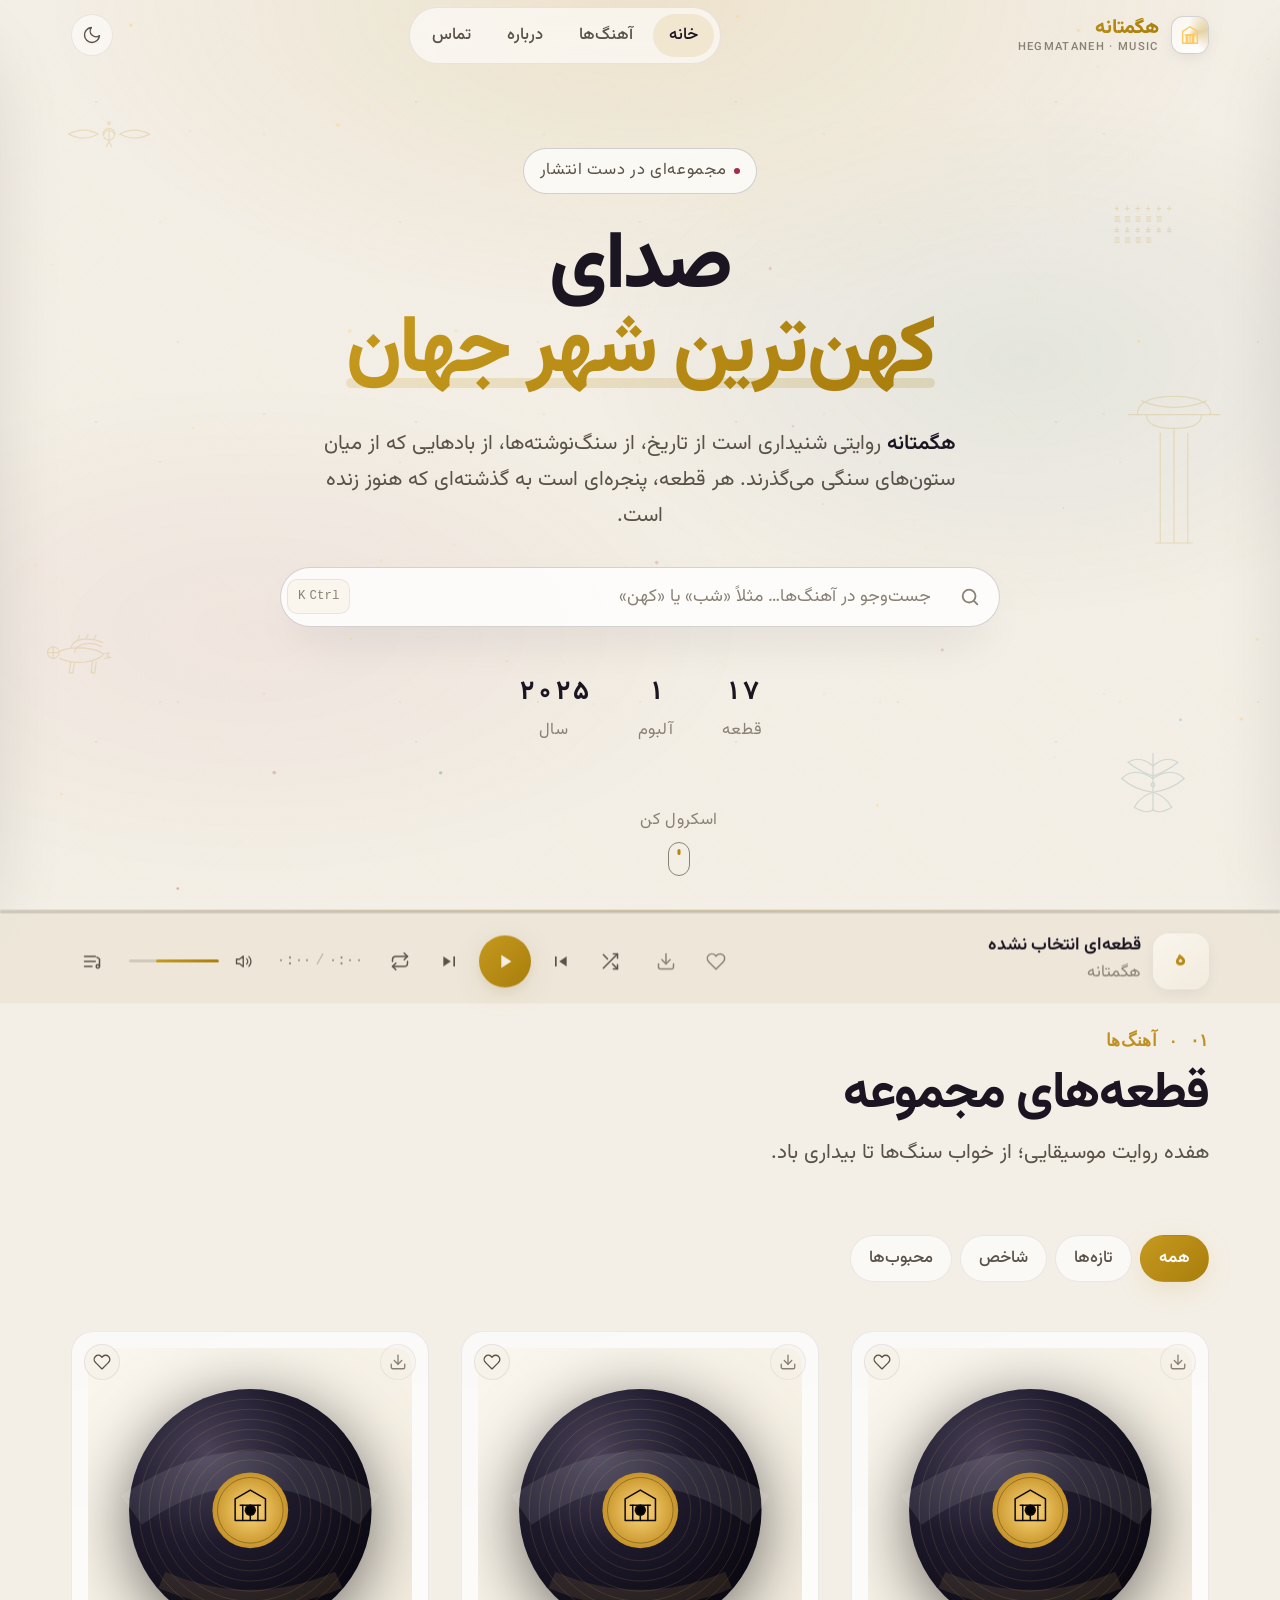
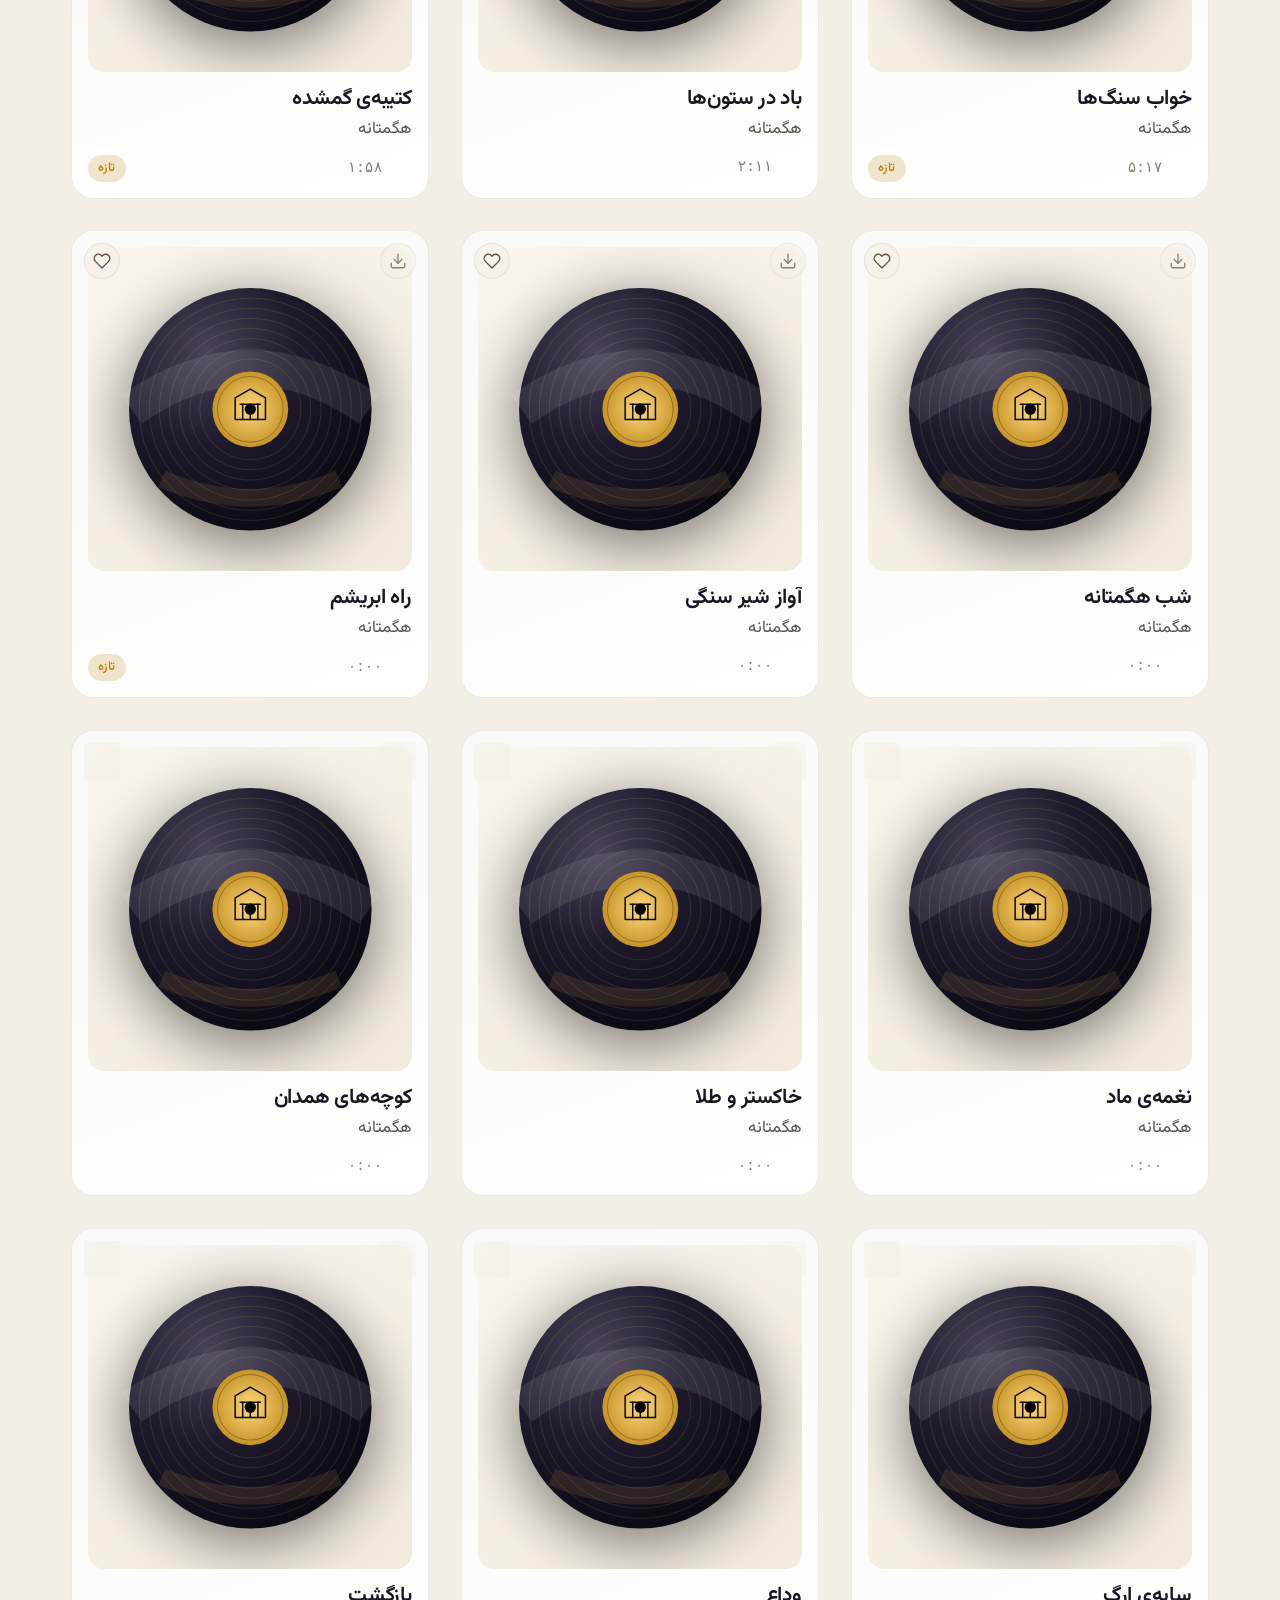
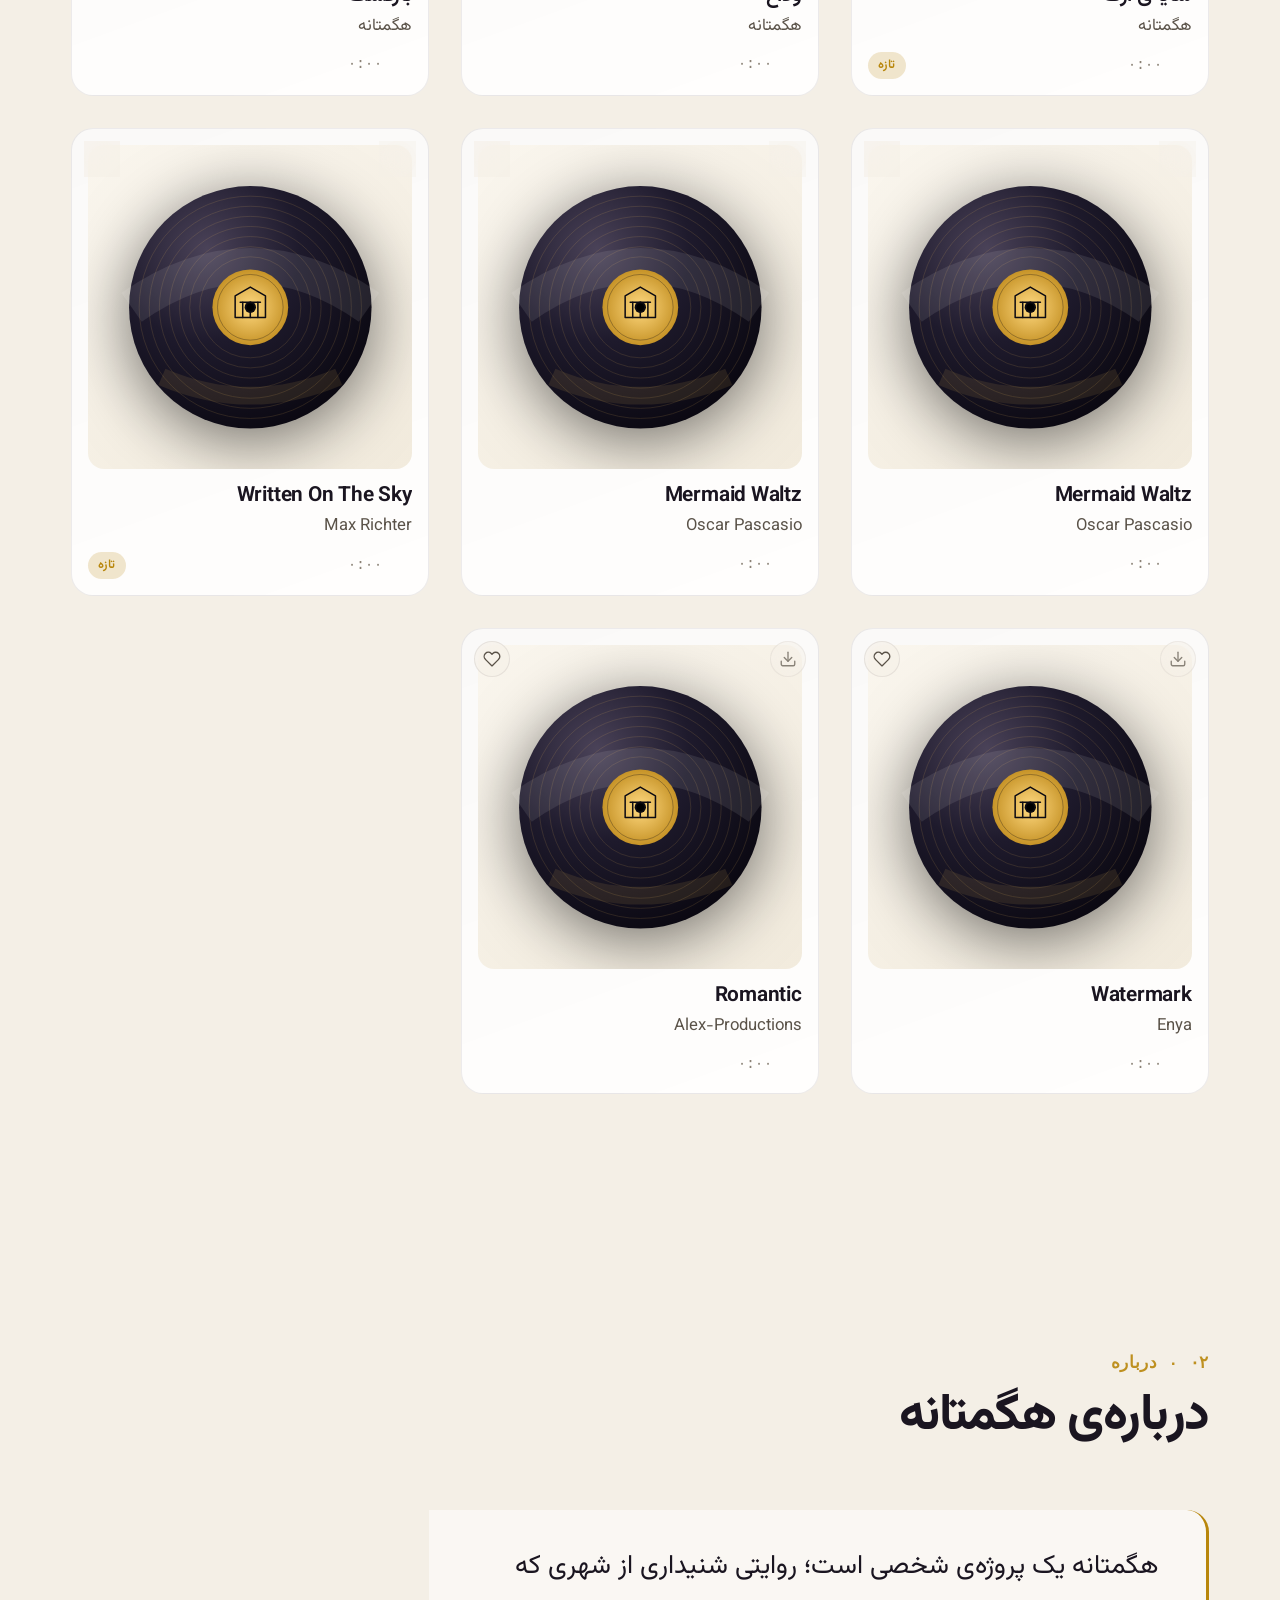
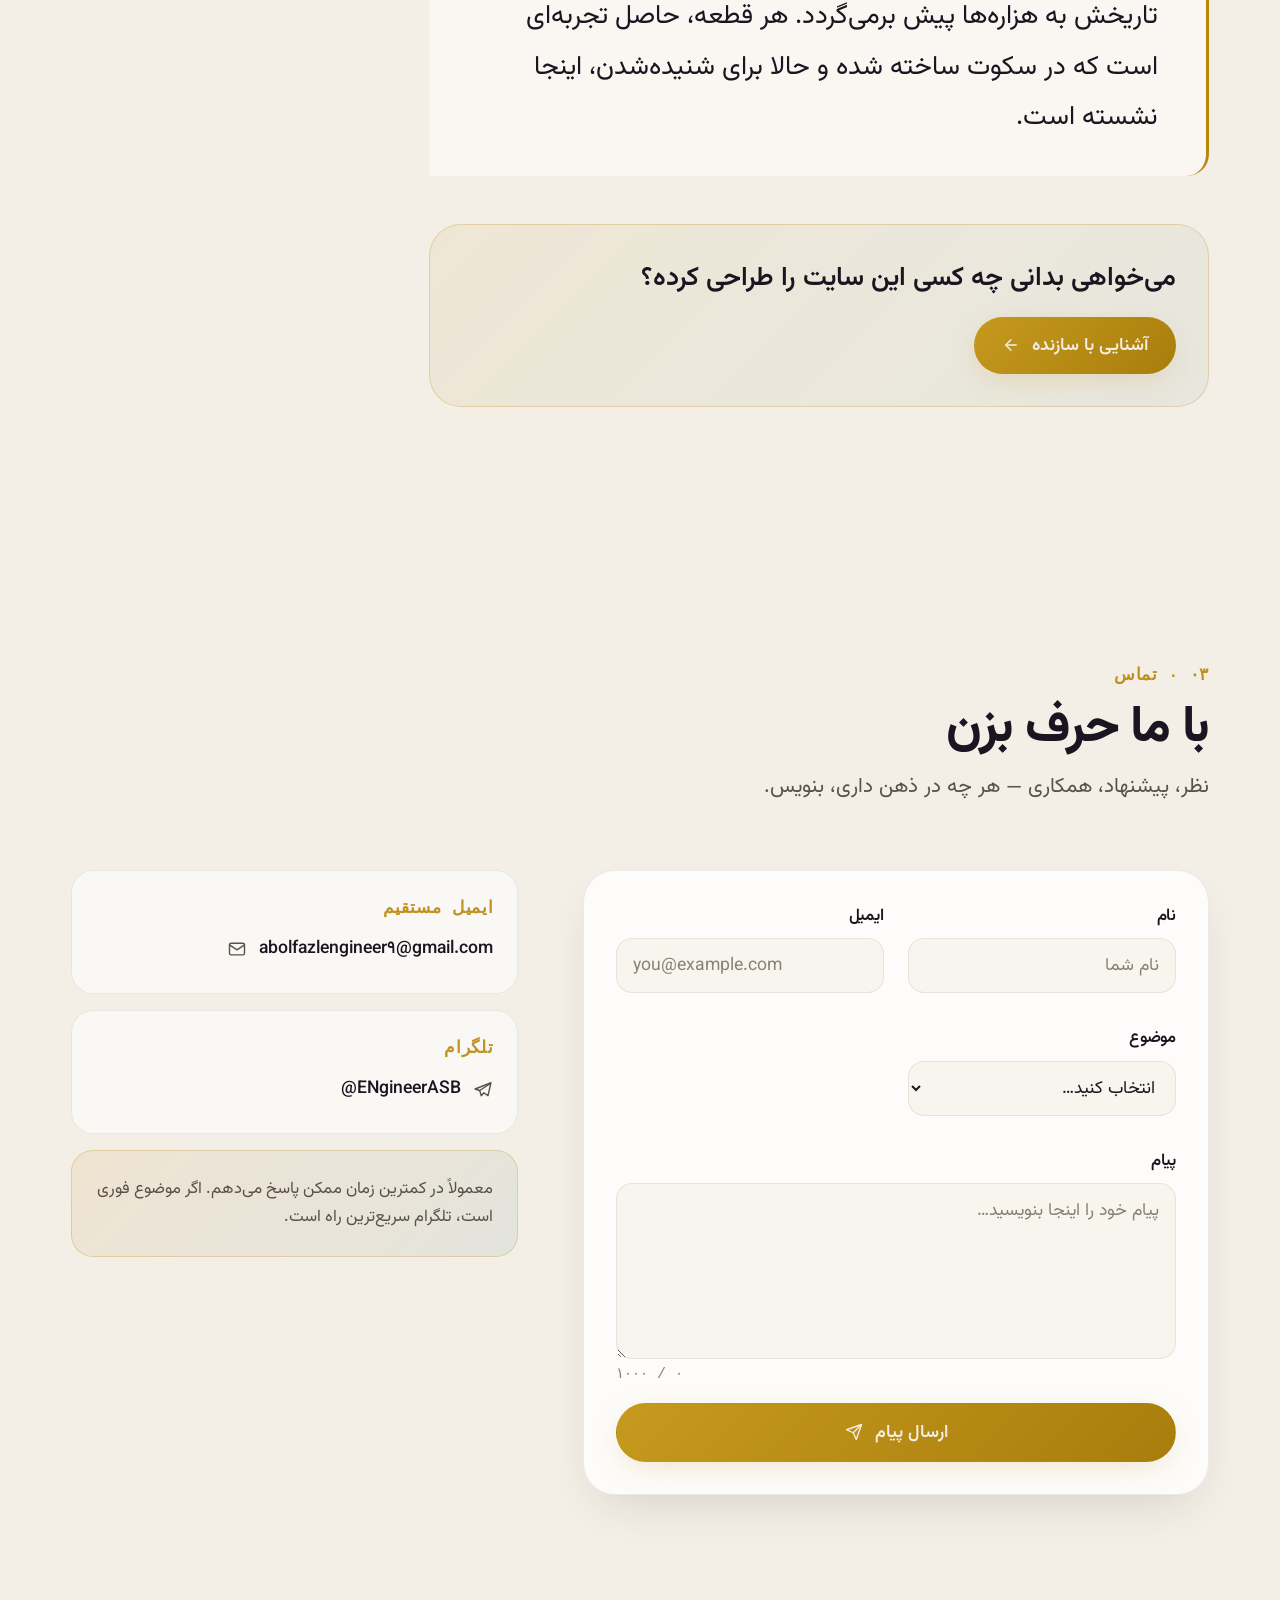
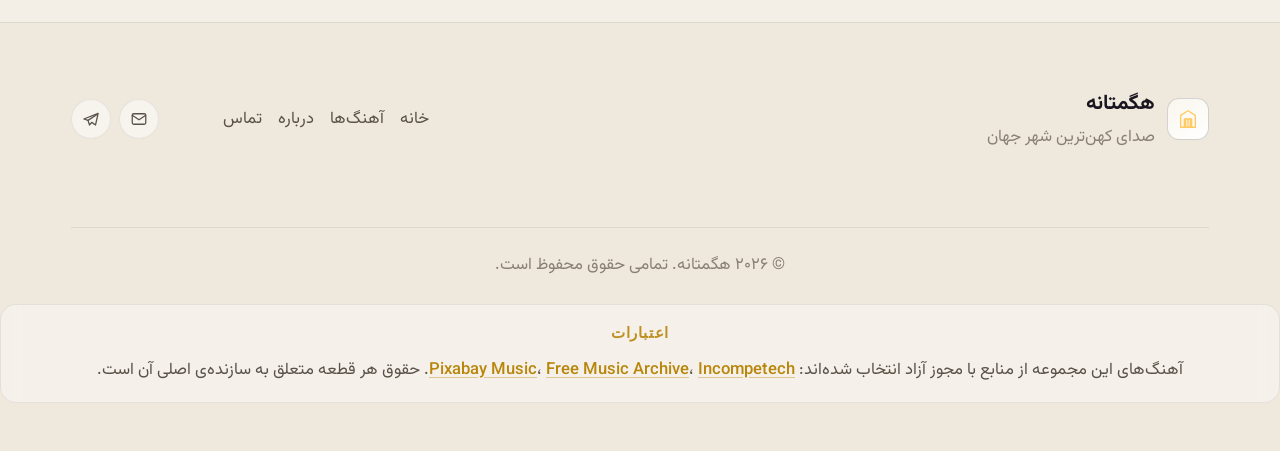
<file: index.html>
<!DOCTYPE html>
<html lang="fa" dir="rtl" data-theme="dark">
<head>
<meta charset="UTF-8" />
<meta name="viewport" content="width=device-width, initial-scale=1, viewport-fit=cover" />
<meta http-equiv="X-UA-Compatible" content="IE=edge" />

<title>هگمتانه — صدای کهن‌ترین شهر جهان</title>
<meta name="description" content="هگمتانه؛ مجموعه‌ای از آثار موسیقایی الهام‌گرفته از تاریخ، فرهنگ و روح کهن‌ترین شهر جهان. تجربه‌ای شنیداری از دل ایران." />
<meta name="keywords" content="هگمتانه, موسیقی ایرانی, موسیقی سنتی, آهنگ, همدان, ابوالفضل, پلی‌لیست" />
<meta name="author" content="Abolfazl" />
<meta name="robots" content="index, follow" />
<meta name="referrer" content="strict-origin-when-cross-origin" />

<meta name="theme-color" content="#0d0b12" media="(prefers-color-scheme: dark)" />
<meta name="theme-color" content="#f4efe6" media="(prefers-color-scheme: light)" />

<meta property="og:type" content="music.playlist" />
<meta property="og:title" content="هگمتانه — صدای کهن‌ترین شهر جهان" />
<meta property="og:description" content="تجربه‌ای شنیداری از دل تاریخ ایران." />
<meta property="og:locale" content="fa_IR" />
<meta property="og:site_name" content="هگمتانه" />

<meta name="twitter:card" content="summary_large_image" />
<meta name="twitter:title" content="هگمتانه — صدای کهن‌ترین شهر جهان" />
<meta name="twitter:description" content="تجربه‌ای شنیداری از دل تاریخ ایران." />

<link rel="icon" type="image/svg+xml"
      href="data:image/svg+xml,%3Csvg xmlns='http://www.w3.org/2000/svg' viewBox='0 0 32 32'%3E%3Crect width='32' height='32' rx='8' fill='%230d0b12'/%3E%3Cpath d='M16 5.5 L25 12 L25 26 L7 26 L7 12 Z' fill='none' stroke='%23ffca61' stroke-width='1.7' stroke-linejoin='round'/%3E%3Cpath d='M11.5 26 L11.5 16 M16 26 L16 16 M20.5 26 L20.5 16' stroke='%23ffca61' stroke-width='1.4' stroke-linecap='round'/%3E%3Cpath d='M9.5 16 L22.5 16' stroke='%23ffca61' stroke-width='1.4' stroke-linecap='round'/%3E%3C/svg%3E" />

<link rel="preconnect" href="https://fonts.googleapis.com" />
<link rel="preconnect" href="https://fonts.gstatic.com" crossorigin />
<link href="https://fonts.googleapis.com/css2?family=Vazirmatn:wght@100..900&display=swap" rel="stylesheet" />


<link rel="stylesheet" href="styles.css" />
</head>

<body>

<a href="#main" class="skip-link">پرش به محتوای اصلی</a>

<div class="preloader" id="preloader" aria-hidden="true">
  <div class="preloader__inner">
    <svg class="preloader__svg" viewBox="0 0 200 200" aria-hidden="true">
      <path d="M100 30 L160 70 L160 170 L40 170 L40 70 Z" />
      <path d="M70 170 L70 90 L130 90 L130 170" />
      <path d="M85 90 L85 170 M100 90 L100 170 M115 90 L115 170" />
      <path d="M60 90 L140 90" />
      <path d="M80 70 L120 70" />
      <circle cx="100" cy="55" r="6" />
    </svg>
    <div class="preloader__title">هگمتانه</div>
    <div class="preloader__sub">صدای کهن‌ترین شهر جهان</div>
    <div class="preloader__bar"><span></span></div>
  </div>
</div>

<div class="bg-layers" aria-hidden="true">
  <div class="bg-gradient"></div>
  <div class="bg-pattern"></div>
  <div class="bg-ornament"></div>
  <canvas class="bg-particles" id="bgParticles"></canvas>

  <div class="bg-light"></div>
  <div class="bg-light bg-light--warm"></div>

  <div class="ornaments">
    <div class="ornament ornament--1">
      <svg viewBox="0 0 200 120" fill="none" stroke="currentColor" stroke-width="0.9" stroke-linecap="round" stroke-linejoin="round">
        <circle cx="100" cy="58" r="13"/>
        <path d="M100 45 L100 74"/>
        <path d="M100 50 Q91 50 88 60"/>
        <path d="M100 50 Q109 50 112 60"/>
        <path d="M76 58 Q44 40 10 58 M76 58 Q44 76 10 58"/>
        <path d="M124 58 Q156 40 190 58 M124 58 Q156 76 190 58"/>
        <path d="M100 74 L94 86 M100 74 L106 86"/>
        <circle cx="100" cy="34" r="3"/>
      </svg>
    </div>
    <div class="ornament ornament--2">
      <svg viewBox="0 0 120 200" fill="none" stroke="currentColor" stroke-width="0.9" stroke-linecap="round" stroke-linejoin="round">
        <path d="M20 40 Q20 20 60 20 Q100 20 100 40"/>
        <path d="M10 40 L110 40"/>
        <path d="M30 40 Q30 55 60 55 Q90 55 90 40"/>
        <path d="M60 55 L60 180"/>
        <path d="M40 180 L80 180"/>
        <path d="M45 60 L45 180 M75 60 L75 180"/>
        <path d="M25 25 Q40 32 60 32 Q80 32 95 25"/>
      </svg>
    </div>
    <div class="ornament ornament--3">
      <svg viewBox="0 0 220 140" fill="none" stroke="currentColor" stroke-width="0.9" stroke-linecap="round" stroke-linejoin="round">
        <circle cx="42" cy="62" r="16"/>
        <path d="M42 46 L42 78"/>
        <path d="M28 62 L56 62"/>
        <path d="M58 60 Q80 46 130 50 Q160 52 180 66"/>
        <path d="M60 78 Q90 92 130 88 Q160 84 178 70"/>
        <path d="M90 50 Q95 30 120 26 Q150 22 178 34"/>
        <path d="M100 62 Q104 42 128 38 Q154 34 176 46"/>
        <path d="M180 66 L196 62 L190 72 L200 76 L182 78"/>
        <path d="M90 88 L86 118 L96 118 L100 92"/>
        <path d="M150 84 L146 118 L156 118 L160 88"/>
        <path d="M110 26 L114 14 M132 24 L138 12 M154 24 L160 14"/>
      </svg>
    </div>
    <div class="ornament ornament--4">
      <svg viewBox="0 0 160 140" fill="none" stroke="currentColor" stroke-width="0.9" stroke-linecap="round" stroke-linejoin="round">
        <path d="M80 20 Q80 60 80 110"/>
        <path d="M80 60 Q50 40 30 60 Q50 78 80 82"/>
        <path d="M80 60 Q110 40 130 60 Q110 78 80 82"/>
        <path d="M80 40 Q60 22 40 34 Q60 50 80 56"/>
        <path d="M80 40 Q100 22 120 34 Q100 50 80 56"/>
        <path d="M80 82 Q60 88 50 106 Q70 118 80 110"/>
        <path d="M80 82 Q100 88 110 106 Q90 118 80 110"/>
        <circle cx="80" cy="70" r="3"/>
      </svg>
    </div>
    <div class="ornament ornament--5">
      <svg viewBox="0 0 200 160" fill="none" stroke="currentColor" stroke-width="1" stroke-linecap="round" stroke-linejoin="round">
        <path d="M20 30 L30 30 M25 30 L25 24 M25 30 L25 36"/>
        <path d="M50 30 L60 30 M55 30 L55 24 M55 30 L55 36"/>
        <path d="M80 30 L90 30 M85 30 L85 24 M85 30 L85 36"/>
        <path d="M110 30 L120 30 M115 30 L115 24 M115 30 L115 36"/>
        <path d="M140 30 L150 30 M145 30 L145 24 M145 30 L145 36"/>
        <path d="M170 30 L180 30 M175 30 L175 24 M175 30 L175 36"/>
        <path d="M20 60 L32 60 M20 54 L32 54 M20 66 L32 66"/>
        <path d="M50 60 L62 60 M50 54 L62 54 M50 66 L62 66"/>
        <path d="M80 60 L92 60 M80 54 L92 54 M80 66 L92 66"/>
        <path d="M110 60 L122 60 M110 54 L122 54 M110 66 L122 66"/>
        <path d="M140 60 L152 60 M140 54 L152 54 M140 66 L152 66"/>
        <path d="M20 90 L30 90 M25 90 L25 84 M25 90 L25 96 M20 96 L30 96"/>
        <path d="M50 90 L60 90 M55 90 L55 84 M55 90 L55 96 M50 96 L60 96"/>
        <path d="M80 90 L90 90 M85 90 L85 84 M85 90 L85 96 M80 96 L90 96"/>
        <path d="M110 90 L120 90 M115 90 L115 84 M115 90 L115 96 M110 96 L120 96"/>
        <path d="M140 90 L150 90 M145 90 L145 84 M145 90 L145 96 M140 96 L150 96"/>
        <path d="M170 90 L180 90 M175 90 L175 84 M175 90 L175 96 M170 96 L180 96"/>
        <path d="M20 120 L32 120 M20 114 L32 114 M20 126 L32 126"/>
        <path d="M50 120 L62 120 M50 114 L62 114 M50 126 L62 126"/>
        <path d="M80 120 L92 120 M80 114 L92 114 M80 126 L92 126"/>
        <path d="M110 120 L122 120 M110 114 L122 114 M110 126 L122 126"/>
      </svg>
    </div>
  </div>

  <div class="bg-grain"></div>
</div>

<div class="cursor-dot" id="cursorDot" aria-hidden="true"></div>
<div class="cursor-ring" id="cursorRing" aria-hidden="true"></div>

<header class="header" id="header">
  <div class="header__inner">
    <a href="#" class="logo" aria-label="هگمتانه — بازگشت به بالا">
      <span class="logo__mark" aria-hidden="true">
        <svg viewBox="0 0 24 24" fill="none" stroke="currentColor" stroke-width="1.6" stroke-linejoin="round" stroke-linecap="round">
          <path d="M12 3 L20 8 L20 21 L4 21 L4 8 Z" stroke="#ffca61"/>
          <path d="M8 21 L8 12 L16 12 L16 21" stroke="#ffca61"/>
          <path d="M9.5 12 L9.5 21 M12 12 L12 21 M14.5 12 L14.5 21" stroke="#ffca61"/>
          <path d="M7 12 L17 12" stroke="#ffca61"/>
        </svg>
      </span>
      <span class="logo__text">
        <span class="logo__name">هگمتانه</span>
        <span class="logo__tag">HEGMATANEH · MUSIC</span>
      </span>
    </a>

    <nav class="nav" aria-label="ناوبری اصلی">
      <ul class="nav__list">
        <li><a href="#home"     class="nav__link is-active" data-nav>خانه</a></li>
        <li><a href="#tracks"   class="nav__link"           data-nav>آهنگ‌ها</a></li>
        <li><a href="#about"    class="nav__link"           data-nav>درباره</a></li>
        <li><a href="#contact"  class="nav__link"           data-nav>تماس</a></li>
      </ul>
    </nav>

    <div class="header__actions">
      <button class="icon-btn theme-toggle" id="themeToggle" type="button" aria-label="تغییر تم">
        <svg class="icon-sun" viewBox="0 0 24 24" fill="none" stroke="currentColor" stroke-linecap="round" stroke-linejoin="round">
          <circle cx="12" cy="12" r="4"/>
          <path d="M12 2v2M12 20v2M4.93 4.93l1.41 1.41M17.66 17.66l1.41 1.41M2 12h2M20 12h2M4.93 19.07l1.41-1.41M17.66 6.34l1.41-1.41"/>
        </svg>
        <svg class="icon-moon" viewBox="0 0 24 24" fill="none" stroke="currentColor" stroke-linecap="round" stroke-linejoin="round">
          <path d="M21 12.79A9 9 0 1 1 11.21 3 7 7 0 0 0 21 12.79z"/>
        </svg>
      </button>

      <button class="hamburger" id="hamburger" type="button" aria-label="باز کردن منو" aria-expanded="false" aria-controls="drawer">
        <span class="hamburger__lines" aria-hidden="true">
          <span></span><span></span><span></span>
        </span>
      </button>
    </div>
  </div>
</header>

<div class="drawer-backdrop" id="drawerBackdrop" aria-hidden="true"></div>

<aside class="drawer" id="drawer" aria-label="منوی موبایل" aria-hidden="true">
  <button class="drawer__close" id="drawerClose" type="button" aria-label="بستن منو">
    <svg viewBox="0 0 24 24" width="18" height="18" fill="none" stroke="currentColor" stroke-width="2" stroke-linecap="round">
      <path d="M6 6 L18 18 M18 6 L6 18"/>
    </svg>
  </button>

  <nav aria-label="ناوبری موبایل">
    <ul class="drawer__list">
      <li><a href="#home"    class="drawer__link" data-drawer-link><span>خانه</span><span>01</span></a></li>
      <li><a href="#tracks"  class="drawer__link" data-drawer-link><span>آهنگ‌ها</span><span>02</span></a></li>
      <li><a href="#about"   class="drawer__link" data-drawer-link><span>درباره</span><span>03</span></a></li>
      <li><a href="#contact" class="drawer__link" data-drawer-link><span>تماس</span><span>04</span></a></li>
    </ul>
  </nav>

  <div class="drawer__foot">
    <a href="mailto:abolfazlengineer9@gmail.com" class="drawer__contact">
      <svg viewBox="0 0 24 24" fill="none" stroke="currentColor" stroke-width="1.7" stroke-linecap="round" stroke-linejoin="round">
        <rect x="3" y="5" width="18" height="14" rx="2"/>
        <path d="M3 7l9 6 9-6"/>
      </svg>
      <span>abolfazlengineer9@gmail.com</span>
    </a>
    <a href="https://t.me/ENgineerASB" target="_blank" rel="noopener noreferrer" class="drawer__contact">
      <svg viewBox="0 0 24 24" fill="none" stroke="currentColor" stroke-width="1.7" stroke-linecap="round" stroke-linejoin="round">
        <path d="M21.5 4.5L2.5 12l5.5 1.8L10 20l3-3.5 5 3.5z"/>
        <path d="M8 13.8L20 6"/>
      </svg>
      <span>@ENgineerASB</span>
    </a>
  </div>
</aside>

<main id="main">

  <section class="hero" id="home">
    <div class="hero__inner">
      <div class="hero__badge">
        <span class="hero__badge-dot" aria-hidden="true"></span>
        <span>مجموعه‌ای در دست انتشار</span>
      </div>

      <h1 class="hero__title">
        <span class="hero__title-line">صدای</span>
        <span class="hero__title-line hero__title-accent">کهن‌ترین شهر جهان</span>
      </h1>

      <p class="hero__subtitle">
        <strong>هگمتانه</strong> روایتی شنیداری است از تاریخ، از سنگ‌نوشته‌ها، از
        بادهایی که از میان ستون‌های سنگی می‌گذرند. هر قطعه، پنجره‌ای است به گذشته‌ای
        که هنوز زنده است.
      </p>

      <div class="search" role="search">
        <div class="search__wrap">
          <span class="search__icon" aria-hidden="true">
            <svg viewBox="0 0 24 24" fill="none" stroke="currentColor" stroke-linecap="round" stroke-linejoin="round">
              <circle cx="11" cy="11" r="7"/>
              <path d="M20 20l-3.5-3.5"/>
            </svg>
          </span>

          <label class="visually-hidden" for="searchInput">جست‌وجوی آهنگ</label>
          <input type="search" id="searchInput" class="search__input"
                 placeholder="جست‌وجو در آهنگ‌ها… مثلاً «شب» یا «کهن»"
                 autocomplete="off" spellcheck="false" />

          <button class="search__clear" id="searchClear" type="button" aria-label="پاک کردن جست‌وجو">
            <svg viewBox="0 0 24 24" fill="none" stroke="currentColor" stroke-linecap="round">
              <path d="M6 6 L18 18 M18 6 L6 18"/>
            </svg>
          </button>

          <kbd class="search__kbd" aria-hidden="true">
            <span>Ctrl</span><span>K</span>
          </kbd>
        </div>

        <div class="search__panel" id="searchPanel" role="listbox" aria-label="نتایج جست‌وجو"></div>
      </div>

      <div class="hero__stats">
        <div class="hero__stat">
          <span class="hero__stat-value" data-count="17">۱۷</span>
          <span class="hero__stat-label">قطعه</span>
        </div>
        <div class="hero__stat">
          <span class="hero__stat-value" data-count="1">۱</span>
          <span class="hero__stat-label">آلبوم</span>
        </div>
        <div class="hero__stat">
          <span class="hero__stat-value" data-count="2025">۱۴۰۴</span>
          <span class="hero__stat-label">سال</span>
        </div>
      </div>
    </div>

    <div class="hero__scroll" aria-hidden="true">
      <span>اسکرول کن</span>
      <span class="hero__scroll-mouse"></span>
    </div>
  </section>

  <section class="tracks section" id="tracks">
    <div class="container">
      <header class="section__head reveal">
        <span class="section__eyebrow">۰۱ · آهنگ‌ها</span>
        <h2 class="section__title">قطعه‌های مجموعه</h2>
        <p class="section__lead">هفده روایت موسیقایی؛ از خواب سنگ‌ها تا بیداری باد.</p>
      </header>

      <div class="chips reveal" id="trackFilters" role="tablist" aria-label="فیلتر آهنگ‌ها">
        <button class="chip is-active" type="button" role="tab" data-filter="all" aria-selected="true">همه</button>
        <button class="chip" type="button" role="tab" data-filter="new" aria-selected="false">تازه‌ها</button>
        <button class="chip" type="button" role="tab" data-filter="featured" aria-selected="false">شاخص</button>
        <button class="chip" type="button" role="tab" data-filter="favorites" aria-selected="false">محبوب‌ها</button>
      </div>

      <div class="tracks__grid" id="tracksGrid" aria-live="polite"></div>

      <div class="tracks__empty" id="tracksEmpty" hidden>
        <svg viewBox="0 0 200 200" aria-hidden="true" width="120" height="120">
          <circle cx="100" cy="100" r="80" fill="none" stroke="currentColor" stroke-width="1" opacity="0.2"/>
          <circle cx="100" cy="100" r="55" fill="none" stroke="currentColor" stroke-width="1" opacity="0.3"/>
          <path d="M100 60 L120 80 L100 100 L80 80 Z" fill="none" stroke="currentColor" stroke-width="1.5" opacity="0.5"/>
          <path d="M100 120 L120 140 L100 160 L80 140 Z" fill="none" stroke="currentColor" stroke-width="1.5" opacity="0.5"/>
        </svg>
        <p>چیزی پیدا نشد. شاید بخواهی عبارت دیگری امتحان کنی.</p>
      </div>
    </div>
  </section>

  <section class="about section" id="about">
    <div class="container">
      <header class="section__head reveal">
        <span class="section__eyebrow">۰۲ · درباره</span>
        <h2 class="section__title">درباره‌ی هگمتانه</h2>
      </header>

       <div class="about__body reveal">
        <p class="about__lead">
          هگمتانه یک پروژه‌ی شخصی است؛ روایتی شنیداری از شهری که تاریخش
          به هزاره‌ها پیش برمی‌گردد. هر قطعه، حاصل تجربه‌ای است که در
          سکوت ساخته شده و حالا برای شنیده‌شدن، اینجا نشسته است.
        </p>

        <div class="about__cta">
          <p class="about__cta-text">می‌خواهی بدانی چه کسی این سایت را طراحی کرده؟</p>
          <a href="about.html" class="about__cta-btn">
            <span>آشنایی با سازنده</span>
            <svg viewBox="0 0 24 24" width="18" height="18" fill="none" stroke="currentColor" stroke-width="1.8" stroke-linecap="round" stroke-linejoin="round">
              <path d="M19 12H5"/>
              <path d="M12 19l-7-7 7-7"/>
            </svg>
          </a>
        </div>
      </div>
  </section>

  <section class="contact section" id="contact">
    <div class="container">
      <header class="section__head reveal">
        <span class="section__eyebrow">۰۳ · تماس</span>
        <h2 class="section__title">با ما حرف بزن</h2>
        <p class="section__lead">نظر، پیشنهاد، همکاری — هر چه در ذهن داری، بنویس.</p>
      </header>

      <div class="contact__wrap">
        <form class="contact__form reveal" id="contactForm" novalidate>
          <div class="field">
            <label for="cf-name">نام</label>
            <input type="text" id="cf-name" name="name" required minlength="2" autocomplete="name" placeholder="نام شما" />
            <span class="field__error" data-error-for="cf-name"></span>
          </div>

          <div class="field">
            <label for="cf-email">ایمیل</label>
            <input type="email" id="cf-email" name="email" required autocomplete="email" placeholder="you@example.com" dir="ltr" />
            <span class="field__error" data-error-for="cf-email"></span>
          </div>

          <div class="field">
            <label for="cf-subject">موضوع</label>
            <select id="cf-subject" name="subject" required>
              <option value="">انتخاب کنید…</option>
              <option value="نظر">نظر</option>
              <option value="پیشنهاد">پیشنهاد</option>
              <option value="همکاری">همکاری</option>
              <option value="سایر">سایر</option>
            </select>
            <span class="field__error" data-error-for="cf-subject"></span>
          </div>

          <div class="field field--full">
            <label for="cf-message">پیام</label>
            <textarea id="cf-message" name="message" required minlength="10" rows="5" placeholder="پیام خود را اینجا بنویسید…"></textarea>
            <span class="field__error" data-error-for="cf-message"></span>
            <span class="field__hint"><span id="cf-count">۰</span> / ۱۰۰۰</span>
          </div>

          <div class="field field--full field--submit">
            <button type="submit" class="btn btn--primary" id="cf-submit">
              <span class="btn__label">ارسال پیام</span>
              <span class="btn__icon" aria-hidden="true">
                <svg viewBox="0 0 24 24" fill="none" stroke="currentColor" stroke-width="1.8" stroke-linecap="round" stroke-linejoin="round">
                  <path d="M22 2L11 13"/>
                  <path d="M22 2l-7 20-4-9-9-4 20-7z"/>
                </svg>
              </span>
            </button>
          </div>
        </form>

        <aside class="contact__aside reveal">
          <div class="contact__block">
            <span class="contact__block-label">ایمیل مستقیم</span>
            <a href="mailto:abolfazlengineer9@gmail.com" class="contact__link" dir="ltr">
              <svg viewBox="0 0 24 24" fill="none" stroke="currentColor" stroke-width="1.7" stroke-linecap="round" stroke-linejoin="round">
                <rect x="3" y="5" width="18" height="14" rx="2"/>
                <path d="M3 7l9 6 9-6"/>
              </svg>
              <span>abolfazlengineer9@gmail.com</span>
            </a>
          </div>

          <div class="contact__block">
            <span class="contact__block-label">تلگرام</span>
            <a href="https://t.me/ENgineerASB" target="_blank" rel="noopener noreferrer" class="contact__link">
              <svg viewBox="0 0 24 24" fill="none" stroke="currentColor" stroke-width="1.7" stroke-linecap="round" stroke-linejoin="round">
                <path d="M21.5 4.5L2.5 12l5.5 1.8L10 20l3-3.5 5 3.5z"/>
                <path d="M8 13.8L20 6"/>
              </svg>
              <span dir="ltr">@ENgineerASB</span>
            </a>
          </div>

          <div class="contact__block contact__block--note">
            <p>معمولاً در کمترین زمان ممکن پاسخ می‌دهم. اگر موضوع فوری است، تلگرام سریع‌ترین راه است.</p>
          </div>
        </aside>
      </div>
    </div>
  </section>

</main>

<footer class="footer">
  <div class="container footer__inner">
    <div class="footer__brand">
      <span class="footer__mark" aria-hidden="true">
        <svg viewBox="0 0 24 24" width="22" height="22" fill="none" stroke="#ffca61" stroke-width="1.5" stroke-linejoin="round" stroke-linecap="round">
          <path d="M12 3 L20 8 L20 21 L4 21 L4 8 Z"/>
          <path d="M8 21 L8 12 L16 12 L16 21"/>
          <path d="M9.5 12 L9.5 21 M12 12 L12 21 M14.5 12 L14.5 21"/>
        </svg>
      </span>
      <div>
        <div class="footer__name">هگمتانه</div>
        <div class="footer__tag">صدای کهن‌ترین شهر جهان</div>
      </div>
    </div>

    <nav class="footer__nav" aria-label="ناوبری فوتر">
      <a href="#home">خانه</a>
      <a href="#tracks">آهنگ‌ها</a>
      <a href="#about">درباره</a>
      <a href="#contact">تماس</a>
    </nav>

    <div class="footer__social">
      <a href="mailto:abolfazlengineer9@gmail.com" aria-label="ایمیل">
        <svg viewBox="0 0 24 24" width="18" height="18" fill="none" stroke="currentColor" stroke-width="1.7" stroke-linecap="round" stroke-linejoin="round">
          <rect x="3" y="5" width="18" height="14" rx="2"/>
          <path d="M3 7l9 6 9-6"/>
        </svg>
      </a>
      <a href="https://t.me/ENgineerASB" target="_blank" rel="noopener noreferrer" aria-label="تلگرام">
        <svg viewBox="0 0 24 24" width="18" height="18" fill="none" stroke="currentColor" stroke-width="1.7" stroke-linecap="round" stroke-linejoin="round">
          <path d="M21.5 4.5L2.5 12l5.5 1.8L10 20l3-3.5 5 3.5z"/>
          <path d="M8 13.8L20 6"/>
        </svg>
      </a>
    </div>

        <div class="footer__copy">
      © <span id="year"></span> هگمتانه. تمامی حقوق محفوظ است.
    </div>
  </div>
      <div class="footer__credits">
      <span class="footer__credits-title">اعتبارات</span>
      <p>
        آهنگ‌های این مجموعه از منابع با مجوز آزاد انتخاب شده‌اند:
        <a href="https://pixabay.com/music/" target="_blank" rel="noopener noreferrer">Pixabay Music</a>،
        <a href="https://freemusicarchive.org/" target="_blank" rel="noopener noreferrer">Free Music Archive</a>،
        <a href="https://incompetech.com/" target="_blank" rel="noopener noreferrer">Incompetech</a>.
        حقوق هر قطعه متعلق به سازنده‌ی اصلی آن است.
      </p>
    </div>
</footer>

<div class="player" id="player" aria-label="پخش‌کننده موسیقی">
  <div class="player__progress" id="playerProgress" role="slider" aria-label="نوار پیشرفت" aria-valuemin="0" aria-valuemax="100" aria-valuenow="0" tabindex="0">
    <div class="player__progress-track">
      <div class="player__progress-buffer" id="playerBuffer"></div>
      <div class="player__progress-fill"   id="playerFill"></div>
      <div class="player__progress-thumb"  id="playerThumb"></div>
    </div>
  </div>

  <div class="player__inner">
    <div class="player__meta">
      <div class="player__art" id="playerArt">
        <div class="player__art-fallback" id="playerArtFallback">ه</div>
        <img id="playerArtImg" alt="" hidden />
        <div class="player__art-disc" aria-hidden="true"></div>
      </div>
      <div class="player__meta-text">
        <div class="player__title" id="playerTitle">قطعه‌ای انتخاب نشده</div>
        <div class="player__artist" id="playerArtist">هگمتانه</div>
      </div>
      <button class="player__like" id="playerLike" type="button" aria-label="افزودن به محبوب‌ها" aria-pressed="false">
        <svg viewBox="0 0 24 24" fill="none" stroke="currentColor" stroke-width="1.8" stroke-linecap="round" stroke-linejoin="round">
          <path d="M20.8 4.6a5.5 5.5 0 0 0-7.8 0L12 5.7l-1-1.1a5.5 5.5 0 0 0-7.8 7.8l1 1.1L12 21.2l7.8-7.7 1-1.1a5.5 5.5 0 0 0 0-7.8z"/>
        </svg>
      </button>
            <a class="player__download" id="playerDownload" href="#" download aria-label="دانلود آهنگ" title="دانلود">
        <svg viewBox="0 0 24 24" fill="none" stroke="currentColor" stroke-width="1.8" stroke-linecap="round" stroke-linejoin="round">
          <path d="M21 15v4a2 2 0 0 1-2 2H5a2 2 0 0 1-2-2v-4"/>
          <path d="M7 10l5 5 5-5"/>
          <path d="M12 15V3"/>
        </svg>
      </a>
    </div>

    <div class="player__controls">
      <button class="player__btn" id="playerShuffle" type="button" aria-label="پخش تصادفی" aria-pressed="false">
        <svg viewBox="0 0 24 24" fill="none" stroke="currentColor" stroke-width="1.8" stroke-linecap="round" stroke-linejoin="round">
          <path d="M16 3h5v5"/>
          <path d="M4 20L21 3"/>
          <path d="M21 16v5h-5"/>
          <path d="M15 15l6 6"/>
          <path d="M4 4l5 5"/>
        </svg>
      </button>

      <button class="player__btn" id="playerPrev" type="button" aria-label="قطعه قبلی">
        <svg viewBox="0 0 24 24" fill="currentColor">
          <path d="M6 6h2v12H6zM20 6v12l-9-6z"/>
        </svg>
      </button>

      <button class="player__btn player__btn--play" id="playerPlay" type="button" aria-label="پخش">
        <svg class="icon-play" viewBox="0 0 24 24" fill="currentColor">
          <path d="M8 5v14l11-7z"/>
        </svg>
        <svg class="icon-pause" viewBox="0 0 24 24" fill="currentColor" hidden>
          <rect x="6" y="5" width="4" height="14" rx="1"/>
          <rect x="14" y="5" width="4" height="14" rx="1"/>
        </svg>
      </button>

      <button class="player__btn" id="playerNext" type="button" aria-label="قطعه بعدی">
        <svg viewBox="0 0 24 24" fill="currentColor">
          <path d="M16 6h2v12h-2zM4 6v12l9-6z"/>
        </svg>
      </button>

      <button class="player__btn" id="playerRepeat" type="button" aria-label="تکرار" aria-pressed="false">
        <svg viewBox="0 0 24 24" fill="none" stroke="currentColor" stroke-width="1.8" stroke-linecap="round" stroke-linejoin="round">
          <path d="M17 2l4 4-4 4"/>
          <path d="M3 12V10a4 4 0 0 1 4-4h14"/>
          <path d="M7 22l-4-4 4-4"/>
          <path d="M21 12v2a4 4 0 0 1-4 4H3"/>
        </svg>
      </button>
    </div>

    <div class="player__right">
      <div class="player__time">
        <span id="playerCurrent">۰:۰۰</span>
        <span class="player__time-sep">/</span>
        <span id="playerDuration">۰:۰۰</span>
      </div>

      <div class="player__volume">
        <button class="player__vol-btn" id="playerMute" type="button" aria-label="قطع صدا">
          <svg viewBox="0 0 24 24" fill="none" stroke="currentColor" stroke-width="1.8" stroke-linecap="round" stroke-linejoin="round">
            <path d="M11 5L6 9H2v6h4l5 4z"/>
            <path d="M15.5 8.5a5 5 0 0 1 0 7"/>
            <path d="M18.5 5.5a9 9 0 0 1 0 13"/>
          </svg>
        </button>
        <div class="player__vol-slider" id="playerVolume">
          <div class="player__vol-track">
            <div class="player__vol-fill" id="playerVolFill"></div>
          </div>
        </div>
      </div>

      <button class="player__btn player__btn--queue" id="playerQueueBtn" type="button" aria-label="نمایش صف پخش" aria-expanded="false" aria-controls="queue">
        <svg viewBox="0 0 24 24" fill="none" stroke="currentColor" stroke-width="1.8" stroke-linecap="round" stroke-linejoin="round">
          <path d="M3 6h13M3 12h13M3 18h9"/>
          <circle cx="19" cy="18" r="2"/>
          <path d="M21 18V9l-3-2"/>
        </svg>
      </button>
    </div>
  </div>

  <audio id="audio" preload="metadata"></audio>
</div>

<aside class="queue" id="queue" aria-label="صف پخش" aria-hidden="true">
  <header class="queue__head">
    <h3 class="queue__title">صف پخش</h3>
    <button class="queue__close" id="queueClose" type="button" aria-label="بستن صف">
      <svg viewBox="0 0 24 24" width="18" height="18" fill="none" stroke="currentColor" stroke-width="2" stroke-linecap="round">
        <path d="M6 6 L18 18 M18 6 L6 18"/>
      </svg>
    </button>
  </header>
  <ol class="queue__list" id="queueList"></ol>
</aside>

<div class="toasts" id="toasts" aria-live="polite" aria-atomic="false"></div>

<noscript>
  <div style="padding:24px;text-align:center;font-family:sans-serif;">
    برای تجربه‌ی کامل هگمتانه، لطفاً جاوااسکریپت را فعال کنید.
  </div>
</noscript>

<script src="script.js" defer></script>

</body>
</html>
</file>
<file: styles.css>
/* ============================================================
   هگمتانه — Hegmataneh
   styles.css — نسخه نهایی
   ============================================================
   ۰۱ · RESET
   ۰۲ · DESIGN TOKENS
   ۰۳ · LIGHT THEME
   ۰۴ · TYPOGRAPHY
   ۰۵ · SELECTION / SCROLLBAR / FOCUS
   ۰۶ · UTILITIES
   ۰۷ · REDUCED MOTION
   ۰۸ · BACKGROUND
   ۰۹ · SOFT ENTERING LIGHT
   ۱۰ · ORNAMENTS
   ۱۱ · PRELOADER
   ۱۲ · CURSOR
   ۱۳ · HEADER + NAV
   ۱۴ · MOBILE DRAWER
   ۱۵ · HERO
   ۱۶ · SEARCH
   ۱۷ · SECTION BASE
   ۱۸ · CHIPS
   ۱۹ · TRACKS GRID + CARD
   ۲۰ · ABOUT
   ۲۱ · CONTACT
   ۲۲ · FOOTER
   ۲۳ · PLAYER
   ۲۴ · QUEUE
   ۲۵ · TOASTS
   ۲۶ · RESPONSIVE
   ============================================================ */

/* ============================================================
   ۰۱ · RESET
   ============================================================ */
*,
*::before,
*::after { box-sizing: border-box; }

* { margin: 0; padding: 0; }

html {
  -webkit-text-size-adjust: 100%;
  -webkit-tap-highlight-color: transparent;
  scroll-behavior: smooth;
  scroll-padding-top: 96px;
  text-rendering: optimizeLegibility;
  -webkit-font-smoothing: antialiased;
  -moz-osx-font-smoothing: grayscale;
  scrollbar-width: thin;
  scrollbar-color: var(--surface-3) transparent;
}

body {
  min-height: 100vh;
  min-height: 100dvh;
  line-height: 1.6;
  overflow-x: hidden;
  padding-bottom: 0;
}

body.no-scroll { overflow: hidden; }
body.player-active { padding-bottom: var(--player-h); }

img,
video,
canvas,
audio {
  display: block;
  max-width: 100%;
  height: auto;
}

svg {
  display: block;
  max-width: 100%;
}

/* صفت hidden باید همیشه SVGها را مخفی کند (رفع باگ دکمه Play/Pause) */
svg[hidden],
[hidden] {
  display: none !important;
}

button,
input,
textarea,
select {
  font: inherit;
  color: inherit;
  background: none;
  border: none;
  outline: none;
}

button { cursor: pointer; }
a { color: inherit; text-decoration: none; }
ul, ol { list-style: none; }

/* ============================================================
   ۰۲ · DESIGN TOKENS
   ============================================================ */
:root {
  /* Colors — Dark */
  --bg:            #0d0b12;
  --bg-2:          #12101a;
  --bg-3:          #171423;
  --surface:       #1a1626;
  --surface-2:     #221d33;
  --surface-3:     #2b2541;
  --border:        rgba(255, 202, 97, 0.10);
  --border-strong: rgba(255, 202, 97, 0.22);

  --text:          #ede7db;
  --text-dim:      #a89f92;
  --text-mute:     #6d6558;
  --text-inverse:  #0d0b12;

  --gold:          #ffca61;
  --gold-2:        #e0a83a;
  --gold-3:        #b8860b;
  --turquoise:     #3a878c;
  --turquoise-2:   #2a6b70;
  --pomegranate:   #c63d66;
  --pomegranate-2: #a02d51;

  --grad-gold:  linear-gradient(135deg, #ffca61 0%, #e0a83a 100%);
  --grad-hero:  radial-gradient(ellipse 80% 60% at 50% 0%,  rgba(255, 202, 97, 0.10), transparent 60%),
                radial-gradient(ellipse 60% 50% at 80% 40%, rgba(58, 135, 140, 0.08), transparent 60%),
                radial-gradient(ellipse 70% 50% at 20% 70%, rgba(198, 61, 102, 0.06), transparent 60%);
  --grad-surface: linear-gradient(160deg, rgba(255,255,255,0.03), rgba(255,255,255,0));

  --shadow-sm:   0 1px 2px rgba(0,0,0,0.40);
  --shadow-md:   0 4px 16px -4px rgba(0,0,0,0.50);
  --shadow-lg:   0 20px 50px -20px rgba(0,0,0,0.70);
  --shadow-xl:   0 40px 80px -30px rgba(0,0,0,0.80);
  --shadow-gold: 0 8px 32px -8px rgba(255, 202, 97, 0.35);
  --glow-gold:   0 0 40px rgba(255, 202, 97, 0.25);

  --r-xs: 6px;
  --r-sm: 10px;
  --r-md: 16px;
  --r-lg: 22px;
  --r-xl: 32px;
  --r-pill: 999px;

  --s-1: 4px;
  --s-2: 8px;
  --s-3: 12px;
  --s-4: 16px;
  --s-5: 24px;
  --s-6: 32px;
  --s-7: 48px;
  --s-8: 64px;
  --s-9: 96px;
  --s-10: 128px;

  --font-display: "Estedad", "Vazirmatn", system-ui, sans-serif;
  --font-body:    "Vazirmatn", system-ui, -apple-system, "Segoe UI", sans-serif;
  --font-mono:    ui-monospace, "SF Mono", Menlo, monospace;

  /* اندازه‌ی فونت‌ها — بزرگ‌تر از نسخه‌ی قبل */
  --fs-xs:   clamp(0.84rem, 0.80rem + 0.22vw, 0.94rem);
  --fs-sm:   clamp(0.94rem, 0.90rem + 0.24vw, 1.04rem);
  --fs-base: clamp(1.00rem, 0.96rem + 0.28vw, 1.10rem);
  --fs-md:   clamp(1.14rem, 1.06rem + 0.42vw, 1.30rem);
  --fs-lg:   clamp(1.34rem, 1.20rem + 0.80vw, 1.66rem);
  --fs-xl:   clamp(1.65rem, 1.35rem + 1.50vw, 2.25rem);
  --fs-2xl:  clamp(2.10rem, 1.60rem + 2.50vw, 3.20rem);
  --fs-3xl:  clamp(2.80rem, 1.90rem + 4.50vw, 5.00rem);

  --lh-tight: 1.15;
  --lh-snug:  1.35;
  --lh-base:  1.65;

  --ls-tight: -0.02em;
  --ls-snug:  -0.01em;
  --ls-wide:  0.04em;
  --ls-wider: 0.12em;

  --ease-out:    cubic-bezier(0.16, 1, 0.30, 1);
  --ease-inout:  cubic-bezier(0.65, 0, 0.35, 1);
  --ease-spring: cubic-bezier(0.34, 1.56, 0.64, 1);
  --ease-soft:   cubic-bezier(0.40, 0, 0.20, 1);

  --t-fast:   180ms;
  --t-base:   320ms;
  --t-slow:   560ms;
  --t-slower: 900ms;

  --maxw: 1240px;
  --gutter: clamp(20px, 4vw, 56px);
  --header-h: 72px;
  --player-h: 88px;

  --z-bg:       -1;
  --z-content:   1;
  --z-header:   50;
  --z-drawer:   80;
  --z-player:   90;
  --z-toast:   100;
  --z-modal:   120;
  --z-cursor: 9999;
  --z-loader: 10000;

  --blur-md: 12px;
  --blur-lg: 24px;
  --blur-xl: 40px;
}

/* ============================================================
   ۰۳ · LIGHT THEME
   ============================================================ */
html[data-theme="light"] {
  --bg:            #f4efe6;
  --bg-2:          #ece5d8;
  --bg-3:          #e3dac9;
  --surface:       #ffffff;
  --surface-2:     #faf6ee;
  --surface-3:     #f2ebdd;
  --border:        rgba(26, 21, 32, 0.08);
  --border-strong: rgba(26, 21, 32, 0.18);

  --text:          #1a1520;
  --text-dim:      #5a5248;
  --text-mute:     #8a8175;
  --text-inverse:  #f4efe6;

  --gold:          #b8860b;
  --gold-2:        #9a6f08;
  --gold-3:        #7a5806;
  --turquoise:     #2a6b70;
  --turquoise-2:   #1f5054;
  --pomegranate:   #a02d51;
  --pomegranate-2: #7d2340;

  --grad-gold:  linear-gradient(135deg, #c69a1e 0%, #a87d0c 100%);
  --grad-hero:  radial-gradient(ellipse 80% 60% at 50% 0%,  rgba(184, 134, 11, 0.12), transparent 60%),
                radial-gradient(ellipse 60% 50% at 80% 40%, rgba(42, 107, 112, 0.08), transparent 60%),
                radial-gradient(ellipse 70% 50% at 20% 70%, rgba(160, 45, 81, 0.05), transparent 60%);
  --grad-surface: linear-gradient(160deg, rgba(0,0,0,0.02), rgba(0,0,0,0));

  --shadow-sm:   0 1px 2px rgba(26,21,32,0.06);
  --shadow-md:   0 4px 16px -4px rgba(26,21,32,0.10);
  --shadow-lg:   0 20px 50px -20px rgba(26,21,32,0.18);
  --shadow-xl:   0 40px 80px -30px rgba(26,21,32,0.22);
  --shadow-gold: 0 8px 32px -8px rgba(184, 134, 11, 0.25);
  --glow-gold:   0 0 40px rgba(184, 134, 11, 0.18);
}

html.theme-transition,
html.theme-transition *,
html.theme-transition *::before,
html.theme-transition *::after {
  transition:
    background-color 420ms var(--ease-soft),
    border-color     420ms var(--ease-soft),
    color            420ms var(--ease-soft),
    fill             420ms var(--ease-soft),
    stroke           420ms var(--ease-soft),
    box-shadow       420ms var(--ease-soft) !important;
}

/* ============================================================
   ۰۴ · TYPOGRAPHY
   ============================================================ */
body {
  font-family: var(--font-body);
  font-size: var(--fs-base);
  font-weight: 400;
  line-height: var(--lh-base);
  color: var(--text);
  background-color: var(--bg);
  font-feature-settings: "ss01", "ss02", "kern", "liga";
  font-variant-numeric: proportional-nums;
}

h1, h2, h3, h4, h5, h6 {
  font-family: var(--font-display);
  font-weight: 700;
  line-height: var(--lh-tight);
  letter-spacing: var(--ls-tight);
  color: var(--text);
}

h1 { font-size: var(--fs-3xl);  font-weight: 800; }
h2 { font-size: var(--fs-2xl);  font-weight: 750; }
h3 { font-size: var(--fs-xl);   font-weight: 700; }
h4 { font-size: var(--fs-lg);   font-weight: 700; }
h5 { font-size: var(--fs-md);   font-weight: 650; }
h6 { font-size: var(--fs-base); font-weight: 650; }

p { color: var(--text-dim); }
p + p { margin-top: var(--s-4); }
strong, b { font-weight: 700; color: var(--text); }
small { font-size: var(--fs-xs); }
code, kbd, pre { font-family: var(--font-mono); font-size: 0.9em; }

/* ============================================================
   ۰۵ · SELECTION / SCROLLBAR / FOCUS
   ============================================================ */
::selection { background-color: var(--gold); color: var(--text-inverse); }
::-moz-selection { background-color: var(--gold); color: var(--text-inverse); }

::-webkit-scrollbar { width: 10px; height: 10px; }
::-webkit-scrollbar-track { background: transparent; }
::-webkit-scrollbar-thumb {
  background: var(--surface-3);
  border-radius: var(--r-pill);
  border: 2px solid transparent;
  background-clip: padding-box;
  transition: background-color var(--t-fast) var(--ease-soft);
}
::-webkit-scrollbar-thumb:hover {
  background: var(--gold-3);
  background-clip: padding-box;
}

:focus-visible {
  outline: 2px solid var(--gold);
  outline-offset: 3px;
  border-radius: 4px;
}

button:focus:not(:focus-visible),
a:focus:not(:focus-visible),
input:focus:not(:focus-visible),
textarea:focus:not(:focus-visible),
select:focus:not(:focus-visible) {
  outline: none;
}

/* ============================================================
   ۰۶ · UTILITIES
   ============================================================ */
.visually-hidden {
  position: absolute !important;
  width: 1px; height: 1px;
  padding: 0; margin: -1px;
  overflow: hidden;
  clip: rect(0 0 0 0);
  clip-path: inset(50%);
  white-space: nowrap;
  border: 0;
}

.skip-link {
  position: fixed;
  top: -100px;
  right: var(--s-4);
  z-index: var(--z-modal);
  padding: var(--s-3) var(--s-5);
  background: var(--gold);
  color: var(--text-inverse);
  font-weight: 700;
  border-radius: var(--r-sm);
  transition: top var(--t-base) var(--ease-out);
}
.skip-link:focus { top: var(--s-4); }

.container {
  width: 100%;
  max-width: var(--maxw);
  margin-inline: auto;
  padding-inline: var(--gutter);
}

.no-select { user-select: none; -webkit-user-select: none; }

.gold-text {
  background: var(--grad-gold);
  -webkit-background-clip: text;
  background-clip: text;
  -webkit-text-fill-color: transparent;
  color: transparent;
}

.reveal {
  opacity: 0;
  transform: translateY(28px);
  transition: opacity 900ms var(--ease-out), transform 900ms var(--ease-out);
  will-change: opacity, transform;
}
.reveal.is-in {
  opacity: 1;
  transform: translateY(0);
}

/* ============================================================
   ۰۷ · REDUCED MOTION
   ============================================================ */
@media (prefers-reduced-motion: reduce) {
  *, *::before, *::after {
    animation-duration: 0.001ms !important;
    animation-iteration-count: 1 !important;
    transition-duration: 0.001ms !important;
    scroll-behavior: auto !important;
  }
  html { scroll-behavior: auto; }
  .reveal { opacity: 1 !important; transform: none !important; }
}

/* ============================================================
   ۰۸ · BACKGROUND
   ============================================================ */
.bg-layers {
  position: fixed;
  inset: 0;
  z-index: var(--z-bg);
  pointer-events: none;
  overflow: hidden;
}

.bg-gradient {
  position: absolute;
  inset: 0;
  background: var(--grad-hero);
  opacity: 0.9;
  animation: bgBreath 18s ease-in-out infinite alternate;
}

@keyframes bgBreath {
  0%   { transform: scale(1)    translate3d(0, 0, 0); }
  100% { transform: scale(1.08) translate3d(-1%, -1%, 0); }
}

.bg-pattern {
  position: absolute;
  inset: -10%;
  opacity: 0.055;
  background-image:
    radial-gradient(circle at 20% 30%, var(--gold) 0 1px, transparent 1.5px),
    radial-gradient(circle at 70% 60%, var(--turquoise) 0 1px, transparent 1.5px),
    radial-gradient(circle at 40% 80%, var(--gold) 0 1px, transparent 1.5px),
    radial-gradient(circle at 85% 20%, var(--pomegranate) 0 1px, transparent 1.5px);
  background-size: 240px 240px, 320px 320px, 280px 280px, 360px 360px;
  animation: patternDrift 90s linear infinite;
}

html[data-theme="light"] .bg-pattern { opacity: 0.08; }

@keyframes patternDrift {
  from { transform: translate3d(0, 0, 0); }
  to   { transform: translate3d(-240px, -240px, 0); }
}

.bg-ornament {
  position: absolute;
  inset: 0;
  opacity: 0.04;
  background-image: url("data:image/svg+xml,%3Csvg xmlns='http://www.w3.org/2000/svg' width='160' height='160' viewBox='0 0 160 160'%3E%3Cg fill='none' stroke='%23ffca61' stroke-width='0.8'%3E%3Cpath d='M80 20 L140 80 L80 140 L20 80 Z'/%3E%3Cpath d='M80 40 L120 80 L80 120 L40 80 Z'/%3E%3Ccircle cx='80' cy='80' r='6'/%3E%3C/g%3E%3C/svg%3E");
  background-size: 160px 160px;
}

html[data-theme="light"] .bg-ornament { opacity: 0.06; }

.bg-particles {
  position: absolute;
  inset: 0;
  width: 100%;
  height: 100%;
  opacity: 0.75;
}

.bg-grain {
  position: absolute;
  inset: 0;
  opacity: 0.035;
  mix-blend-mode: overlay;
  background-image: url("data:image/svg+xml,%3Csvg xmlns='http://www.w3.org/2000/svg' width='200' height='200'%3E%3Cfilter id='n'%3E%3CfeTurbulence type='fractalNoise' baseFrequency='0.9' numOctaves='3'/%3E%3C/filter%3E%3Crect width='100%25' height='100%25' filter='url(%23n)' opacity='0.6'/%3E%3C/svg%3E");
}

/* ============================================================
   ۰۹ · SOFT ENTERING LIGHT
   ============================================================ */
.bg-light {
  position: absolute;
  top: -30%;
  left: -20%;
  width: 90%;
  height: 160%;
  background: radial-gradient(ellipse at center,
              rgba(255, 202, 97, 0.10) 0%,
              rgba(255, 202, 97, 0.04) 30%,
              transparent 65%);
  filter: blur(60px);
  pointer-events: none;
  opacity: 0;
  transform: translate(-15%, -8%);
  animation: lightEnter 22s ease-in-out 1.5s infinite alternate;
  mix-blend-mode: screen;
}

.bg-light--warm {
  top: auto;
  bottom: -30%;
  left: auto;
  right: -20%;
  width: 80%;
  height: 140%;
  background: radial-gradient(ellipse at center,
              rgba(58, 135, 140, 0.09) 0%,
              rgba(58, 135, 140, 0.03) 35%,
              transparent 65%);
  animation-duration: 28s;
  animation-delay: 4s;
}

@keyframes lightEnter {
  0%   { opacity: 0;    transform: translate(-15%, -8%) scale(0.9); }
  25%  { opacity: 1; }
  60%  { opacity: 0.75; transform: translate(8%, 6%) scale(1.05); }
  100% { opacity: 0.55; transform: translate(20%, 10%) scale(1.12); }
}

html[data-theme="light"] .bg-light,
html[data-theme="light"] .bg-light--warm {
  opacity: 0;
  mix-blend-mode: multiply;
}

/* ============================================================
   ۱۰ · ORNAMENTS (simple geometric)
   ============================================================ */
.ornaments {
  position: absolute;
  inset: 0;
  pointer-events: none;
  overflow: hidden;
}

.ornament {
  position: absolute;
  opacity: 0;
  will-change: transform, opacity;
  animation: ornamentEnter 2.4s var(--ease-out) forwards,
             ornamentFloat 16s ease-in-out infinite alternate;
}

.ornament svg {
  width: 100%;
  height: 100%;
  overflow: visible;
}

.ornament svg * {
  fill: none;
  stroke: currentColor;
  stroke-width: 1.2;
  stroke-linecap: round;
  stroke-linejoin: round;
  vector-effect: non-scaling-stroke;
}

.ornament svg circle[r="5"],
.ornament svg circle[r="18"] {
  fill: currentColor;
}

@keyframes ornamentEnter {
  0%   { opacity: 0;    transform: translateY(24px); }
  100% { opacity: 0.18; transform: translateY(0); }
}

@keyframes ornamentFloat {
  0%   { transform: translate(0, 0) rotate(0deg); }
  100% { transform: translate(-8px, 12px) rotate(2deg); }
}

.ornament--1 { top: 12%;    left: 5%;   width: 90px;  color: #ffca61; animation-delay: 2.0s, 2.0s; }
.ornament--2 { top: 42%;    right: 4%;  width: 110px; color: #ffca61; animation-delay: 2.6s, 2.6s; }
.ornament--3 { top: 70%;    left: 3%;   width: 80px;  color: #ffca61; animation-delay: 3.2s, 3.2s; }
.ornament--4 { bottom: 8%;  right: 6%;  width: 100px; color: #3a878c; animation-delay: 3.8s, 3.8s; }
.ornament--5 { top: 22%;    right: 8%;  width: 70px;  color: #ffca61; animation-delay: 4.4s, 4.4s; }

html[data-theme="light"] .ornament--1,
html[data-theme="light"] .ornament--2,
html[data-theme="light"] .ornament--3,
html[data-theme="light"] .ornament--5 { color: #b8860b; }
html[data-theme="light"] .ornament--4 { color: #2a6b70; }

/* ============================================================
   ۱۱ · PRELOADER
   ============================================================ */
.preloader {
  position: fixed;
  inset: 0;
  z-index: var(--z-loader);
  display: grid;
  place-items: center;
  background: var(--bg);
  transition: opacity 800ms var(--ease-soft), visibility 800ms;
}
.preloader.is-done {
  opacity: 0;
  visibility: hidden;
  pointer-events: none;
}

.preloader__inner {
  display: flex;
  flex-direction: column;
  align-items: center;
  gap: var(--s-5);
}

.preloader__svg {
  width: clamp(120px, 20vw, 180px);
  height: clamp(120px, 20vw, 180px);
  overflow: visible;
}

.preloader__svg path,
.preloader__svg circle {
  fill: none;
  stroke: var(--gold);
  stroke-width: 1.4;
  stroke-linecap: round;
  stroke-linejoin: round;
  stroke-dasharray: 500;
  stroke-dashoffset: 500;
  animation: drawLine 2.2s var(--ease-soft) forwards;
}

.preloader__svg path:nth-child(2) { animation-delay: 0.20s; }
.preloader__svg path:nth-child(3) { animation-delay: 0.40s; }
.preloader__svg path:nth-child(4) { animation-delay: 0.60s; }
.preloader__svg path:nth-child(5) { animation-delay: 0.80s; }
.preloader__svg circle            { animation-delay: 1.00s; }

@keyframes drawLine {
  to { stroke-dashoffset: 0; }
}

.preloader__title {
  font-family: var(--font-display);
  font-size: var(--fs-lg);
  font-weight: 700;
  letter-spacing: var(--ls-wider);
  color: var(--text);
  opacity: 0;
  animation: fadeUp 900ms var(--ease-out) 1.1s forwards;
}

.preloader__sub {
  font-size: var(--fs-xs);
  letter-spacing: var(--ls-wider);
  color: var(--text-mute);
  opacity: 0;
  animation: fadeUp 900ms var(--ease-out) 1.35s forwards;
}

.preloader__bar {
  width: 160px;
  height: 2px;
  background: var(--surface-3);
  border-radius: var(--r-pill);
  overflow: hidden;
  position: relative;
}
.preloader__bar span {
  position: absolute;
  inset: 0;
  background: var(--grad-gold);
  transform-origin: right center;
  transform: scaleX(0);
  animation: loadBar 2.4s var(--ease-inout) forwards;
}

@keyframes loadBar { to { transform: scaleX(1); } }

@keyframes fadeUp {
  from { opacity: 0; transform: translateY(12px); }
  to   { opacity: 1; transform: translateY(0); }
}

/* ============================================================
   ۱۲ · CURSOR
   ============================================================ */
.cursor-dot,
.cursor-ring {
  position: fixed;
  top: 0; left: 0;
  pointer-events: none;
  z-index: var(--z-cursor);
  will-change: transform;
  opacity: 0;
  transition: opacity 220ms var(--ease-soft);
}

.cursor-dot {
  width: 6px; height: 6px;
  background: var(--gold);
  border-radius: 50%;
  transform: translate3d(-50%, -50%, 0);
}

.cursor-ring {
  width: 34px; height: 34px;
  border: 1.5px solid var(--gold);
  border-radius: 50%;
  transform: translate3d(-50%, -50%, 0);
  transition: opacity 220ms var(--ease-soft),
              width 260ms var(--ease-out),
              height 260ms var(--ease-out),
              border-color 260ms var(--ease-out);
}

body.cursor-ready .cursor-dot,
body.cursor-ready .cursor-ring { opacity: 1; }

.cursor-ring.is-hover {
  width: 56px;
  height: 56px;
  border-color: var(--turquoise);
}

@media (hover: none), (pointer: coarse) {
  .cursor-dot, .cursor-ring { display: none !important; }
}

/* ============================================================
   ۱۳ · HEADER + NAV
   ============================================================ */
.header {
  position: fixed;
  top: 0;
  left: 0;
  right: 0;
  z-index: var(--z-header);
  height: var(--header-h);
  display: flex;
  align-items: center;
  border-bottom: 1px solid transparent;
  transition: background-color var(--t-base) var(--ease-soft),
              border-color     var(--t-base) var(--ease-soft),
              height           var(--t-base) var(--ease-soft),
              backdrop-filter  var(--t-base) var(--ease-soft);
}

.header.is-scrolled {
  background: color-mix(in oklab, var(--bg) 72%, transparent);
  -webkit-backdrop-filter: blur(var(--blur-lg)) saturate(1.4);
  backdrop-filter: blur(var(--blur-lg)) saturate(1.4);
  border-bottom-color: var(--border);
  height: 64px;
}

.header__inner {
  width: 100%;
  max-width: var(--maxw);
  margin-inline: auto;
  padding-inline: var(--gutter);
  display: flex;
  align-items: center;
  justify-content: space-between;
  gap: var(--s-4);
}

.logo {
  display: inline-flex;
  align-items: center;
  gap: var(--s-3);
  font-family: var(--font-display);
  font-weight: 800;
  font-size: clamp(1.05rem, 1rem + 0.4vw, 1.25rem);
  letter-spacing: var(--ls-snug);
  color: var(--text);
  flex-shrink: 0;
  transition: transform var(--t-base) var(--ease-out);
}
.logo:hover { transform: translateY(-1px); }

.logo__mark {
  width: 38px; height: 38px;
  flex-shrink: 0;
  display: grid;
  place-items: center;
  border-radius: 12px;
  background: linear-gradient(145deg, var(--surface-2), var(--surface));
  border: 1px solid var(--border-strong);
  box-shadow: var(--shadow-md), inset 0 1px 0 rgba(255,255,255,0.04);
  position: relative;
  overflow: hidden;
}
.logo__mark::before {
  content: "";
  position: absolute;
  inset: -40%;
  background: conic-gradient(from 0deg, transparent, var(--gold), transparent 40%);
  animation: spinSlow 8s linear infinite;
  opacity: 0.35;
}
@keyframes spinSlow { to { transform: rotate(360deg); } }

.logo__mark svg {
  position: relative;
  z-index: 1;
  width: 22px; height: 22px;
}

.logo__text {
  display: flex;
  flex-direction: column;
  line-height: 1;
}

.logo__name {
  background: var(--grad-gold);
  -webkit-background-clip: text;
  background-clip: text;
  -webkit-text-fill-color: transparent;
  color: transparent;
}

.logo__tag {
  font-family: var(--font-body);
  font-size: 0.70rem;
  letter-spacing: var(--ls-wider);
  color: var(--text-mute);
  font-weight: 500;
  margin-top: 4px;
}

.nav { display: none; }
@media (min-width: 860px) { .nav { display: block; } }

.nav__list {
  display: flex;
  align-items: center;
  gap: var(--s-1);
  padding: 6px;
  background: color-mix(in oklab, var(--surface) 60%, transparent);
  -webkit-backdrop-filter: blur(var(--blur-md));
  backdrop-filter: blur(var(--blur-md));
  border: 1px solid var(--border);
  border-radius: var(--r-pill);
}

.nav__link {
  position: relative;
  display: inline-block;
  padding: 8px 16px;
  font-size: var(--fs-sm);
  font-weight: 500;
  color: var(--text-dim);
  border-radius: var(--r-pill);
  transition: color var(--t-fast) var(--ease-soft),
              background-color var(--t-fast) var(--ease-soft);
}
.nav__link::after {
  content: "";
  position: absolute;
  bottom: 4px;
  left: 50%;
  width: 0;
  height: 1.5px;
  background: var(--gold);
  transform: translateX(-50%);
  transition: width var(--t-base) var(--ease-out);
  border-radius: var(--r-pill);
}
.nav__link:hover { color: var(--text); }
.nav__link:hover::after { width: 40%; }
.nav__link.is-active {
  color: var(--text);
  background: color-mix(in oklab, var(--gold) 12%, transparent);
}
.nav__link.is-active::after { width: 0; }

.header__actions {
  display: flex;
  align-items: center;
  gap: var(--s-2);
  flex-shrink: 0;
}

.icon-btn {
  width: 42px; height: 42px;
  display: grid;
  place-items: center;
  border-radius: 50%;
  color: var(--text-dim);
  background: color-mix(in oklab, var(--surface) 55%, transparent);
  border: 1px solid var(--border);
  transition: color var(--t-fast) var(--ease-soft),
              background-color var(--t-fast) var(--ease-soft),
              border-color var(--t-fast) var(--ease-soft),
              transform var(--t-fast) var(--ease-spring);
}
.icon-btn:hover {
  color: var(--text);
  background: var(--surface-2);
  border-color: var(--border-strong);
  transform: translateY(-2px);
}
.icon-btn:active { transform: translateY(0) scale(0.95); }
.icon-btn svg { width: 20px; height: 20px; stroke-width: 1.7; }

.theme-toggle svg { transition: transform 500ms var(--ease-spring); }
html[data-theme="dark"]  .theme-toggle .icon-sun  { display: block; }
html[data-theme="dark"]  .theme-toggle .icon-moon { display: none;  }
html[data-theme="light"] .theme-toggle .icon-sun  { display: none;  }
html[data-theme="light"] .theme-toggle .icon-moon { display: block; }
.theme-toggle:hover svg { transform: rotate(35deg); }

.hamburger {
  display: grid;
  place-items: center;
  width: 42px; height: 42px;
  border-radius: 50%;
  background: color-mix(in oklab, var(--surface) 55%, transparent);
  border: 1px solid var(--border);
  transition: background-color var(--t-fast) var(--ease-soft),
              border-color var(--t-fast) var(--ease-soft);
}
@media (min-width: 860px) { .hamburger { display: none; } }

.hamburger:hover {
  background: var(--surface-2);
  border-color: var(--border-strong);
}

.hamburger__lines {
  position: relative;
  width: 18px; height: 12px;
}
.hamburger__lines span {
  position: absolute;
  left: 0;
  height: 1.8px;
  background: var(--text);
  border-radius: var(--r-pill);
  transition: transform var(--t-base) var(--ease-out),
              opacity   var(--t-fast) var(--ease-soft),
              width     var(--t-base) var(--ease-out),
              top       var(--t-base) var(--ease-out);
}
.hamburger__lines span:nth-child(1) { top: 0;    width: 60%; }
.hamburger__lines span:nth-child(2) { top: 5px;  width: 100%; }
.hamburger__lines span:nth-child(3) { top: 10px; width: 80%; }

body.drawer-open .hamburger__lines span:nth-child(1) {
  top: 5px; width: 100%; transform: rotate(45deg);
}
body.drawer-open .hamburger__lines span:nth-child(2) {
  opacity: 0; transform: translateX(-6px);
}
body.drawer-open .hamburger__lines span:nth-child(3) {
  top: 5px; width: 100%; transform: rotate(-45deg);
}

/* ============================================================
   ۱۴ · MOBILE DRAWER
   ============================================================ */
.drawer-backdrop {
  position: fixed;
  inset: 0;
  z-index: var(--z-drawer);
  background: rgba(0,0,0,0.5);
  -webkit-backdrop-filter: blur(6px);
  backdrop-filter: blur(6px);
  opacity: 0;
  visibility: hidden;
  transition: opacity var(--t-base) var(--ease-soft),
              visibility var(--t-base);
}
body.drawer-open .drawer-backdrop {
  opacity: 1;
  visibility: visible;
}

.drawer {
  position: fixed;
  top: 0;
  bottom: 0;
  right: 0;
  z-index: calc(var(--z-drawer) + 1);
  width: min(88vw, 360px);
  background: var(--bg-2);
  border-left: 1px solid var(--border);
  padding: calc(var(--header-h) + var(--s-6)) var(--s-5) var(--s-6);
  display: flex;
  flex-direction: column;
  gap: var(--s-6);
  transform: translateX(100%);
  transition: transform 520ms var(--ease-out);
  overflow-y: auto;
  overscroll-behavior: contain;
  box-shadow: var(--shadow-xl);
}
body.drawer-open .drawer { transform: translateX(0); }

.drawer__close {
  position: absolute;
  top: var(--s-4);
  left: var(--s-4);
  width: 40px; height: 40px;
  display: grid;
  place-items: center;
  border-radius: 50%;
  color: var(--text-dim);
  border: 1px solid var(--border);
  transition: color var(--t-fast), background-color var(--t-fast), border-color var(--t-fast);
}
.drawer__close:hover {
  color: var(--text);
  background: var(--surface-2);
  border-color: var(--border-strong);
}

.drawer__list {
  display: flex;
  flex-direction: column;
  gap: var(--s-1);
}

.drawer__link {
  display: flex;
  align-items: center;
  justify-content: space-between;
  padding: var(--s-3) var(--s-4);
  font-family: var(--font-display);
  font-size: var(--fs-md);
  font-weight: 600;
  color: var(--text-dim);
  border-radius: var(--r-md);
  transition: color var(--t-fast) var(--ease-soft),
              background-color var(--t-fast) var(--ease-soft),
              transform var(--t-base) var(--ease-out);
}
.drawer__link:hover,
.drawer__link.is-active {
  color: var(--text);
  background: var(--surface-2);
  transform: translateX(-4px);
}
.drawer__link span:last-child {
  font-size: var(--fs-xs);
  color: var(--text-mute);
  font-family: var(--font-mono);
}

.drawer__foot {
  margin-top: auto;
  padding-top: var(--s-5);
  border-top: 1px solid var(--border);
  display: flex;
  flex-direction: column;
  gap: var(--s-3);
  font-size: var(--fs-sm);
}

.drawer__contact {
  display: inline-flex;
  align-items: center;
  gap: var(--s-3);
  color: var(--text-dim);
  transition: color var(--t-fast);
  word-break: break-all;
}
.drawer__contact:hover { color: var(--gold); }
.drawer__contact svg { width: 18px; height: 18px; flex-shrink: 0; }

/* ============================================================
   ۱۵ · HERO
   ============================================================ */
.hero {
  position: relative;
  min-height: 100vh;
  min-height: 100svh;
  display: flex;
  align-items: center;
  padding-top: calc(var(--header-h) + var(--s-7));
  padding-bottom: var(--s-9);
  overflow: hidden;
}
@media (min-width: 860px) {
  .hero { padding-bottom: var(--s-10); }
}

.hero__inner {
  position: relative;
  z-index: var(--z-content);
  width: 100%;
  max-width: var(--maxw);
  margin-inline: auto;
  padding-inline: var(--gutter);
  display: flex;
  flex-direction: column;
  align-items: center;
  text-align: center;
  gap: var(--s-6);
}

.hero__badge {
  display: inline-flex;
  align-items: center;
  gap: var(--s-2);
  padding: 8px 16px;
  border-radius: var(--r-pill);
  background: color-mix(in oklab, var(--surface) 70%, transparent);
  border: 1px solid var(--border-strong);
  font-size: var(--fs-sm);
  letter-spacing: var(--ls-wide);
  color: var(--text-dim);
  -webkit-backdrop-filter: blur(var(--blur-md));
  backdrop-filter: blur(var(--blur-md));
  opacity: 0;
  transform: translateY(14px);
  animation: heroRise 900ms var(--ease-out) 0.2s forwards;
}

.hero__badge-dot {
  width: 6px; height: 6px;
  border-radius: 50%;
  background: var(--pomegranate);
  box-shadow: 0 0 0 0 rgba(198, 61, 102, 0.6);
  animation: pulseDot 2.4s ease-out infinite;
}
@keyframes pulseDot {
  0%   { box-shadow: 0 0 0 0   rgba(198, 61, 102, 0.6); }
  70%  { box-shadow: 0 0 0 10px rgba(198, 61, 102, 0); }
  100% { box-shadow: 0 0 0 0   rgba(198, 61, 102, 0); }
}

.hero__title {
  font-size: var(--fs-3xl);
  font-weight: 800;
  line-height: 1.05;
  letter-spacing: -0.03em;
  opacity: 0;
  transform: translateY(24px);
  animation: heroRise 1100ms var(--ease-out) 0.35s forwards;
}
.hero__title-line { display: block; }

.hero__title-accent {
  position: relative;
  display: inline-block;
  background: var(--grad-gold);
  -webkit-background-clip: text;
  background-clip: text;
  -webkit-text-fill-color: transparent;
  color: transparent;
}
.hero__title-accent::after {
  content: "";
  position: absolute;
  bottom: 0.08em;
  right: 0; left: 0;
  height: 0.12em;
  background: var(--grad-gold);
  border-radius: var(--r-pill);
  opacity: 0.18;
  transform: scaleX(0);
  transform-origin: right center;
  animation: underlineGrow 1200ms var(--ease-out) 1.1s forwards;
}
@keyframes underlineGrow { to { transform: scaleX(1); } }

.hero__subtitle {
  max-width: 640px;
  font-size: var(--fs-md);
  line-height: 1.75;
  color: var(--text-dim);
  opacity: 0;
  transform: translateY(18px);
  animation: heroRise 1000ms var(--ease-out) 0.55s forwards;
}
.hero__subtitle strong { color: var(--text); font-weight: 600; }

.hero__stats {
  display: flex;
  flex-wrap: wrap;
  justify-content: center;
  gap: var(--s-5) var(--s-7);
  margin-top: var(--s-3);
  opacity: 0;
  transform: translateY(18px);
  animation: heroRise 1000ms var(--ease-out) 0.75s forwards;
}
.hero__stat {
  display: flex;
  flex-direction: column;
  align-items: center;
  gap: 2px;
}
.hero__stat-value {
  font-family: var(--font-display);
  font-size: var(--fs-lg);
  font-weight: 700;
  color: var(--text);
  font-variant-numeric: tabular-nums;
}
.hero__stat-label {
  font-size: var(--fs-sm);
  color: var(--text-mute);
  letter-spacing: var(--ls-wide);
}

.hero__scroll {
  position: absolute;
  bottom: var(--s-5);
  left: 50%;
  transform: translateX(-50%);
  display: flex;
  flex-direction: column;
  align-items: center;
  gap: var(--s-2);
  font-size: var(--fs-sm);
  color: var(--text-mute);
  letter-spacing: var(--ls-wide);
  opacity: 0;
  animation: heroRise 1000ms var(--ease-out) 1.4s forwards;
}
.hero__scroll-mouse {
  width: 22px; height: 34px;
  border: 1.5px solid var(--text-mute);
  border-radius: var(--r-pill);
  position: relative;
}
.hero__scroll-mouse::after {
  content: "";
  position: absolute;
  top: 6px;
  left: 50%;
  width: 3px; height: 6px;
  background: var(--gold);
  border-radius: var(--r-pill);
  transform: translateX(-50%);
  animation: scrollWheel 2s ease-in-out infinite;
}
@keyframes scrollWheel {
  0%, 100% { transform: translate(-50%, 0);    opacity: 0; }
  40%      { opacity: 1; }
  80%      { transform: translate(-50%, 12px); opacity: 0; }
}

@keyframes heroRise { to { opacity: 1; transform: translateY(0); } }

/* ============================================================
   ۱۶ · SEARCH
   ============================================================ */
.search {
  width: 100%;
  max-width: 720px;
  position: relative;
  opacity: 0;
  transform: translateY(24px);
  animation: heroRise 1100ms var(--ease-out) 0.65s forwards;
}

.search__wrap {
  position: relative;
  display: flex;
  align-items: center;
  gap: var(--s-3);
  padding: 6px;
  border-radius: var(--r-pill);
  background: color-mix(in oklab, var(--surface) 82%, transparent);
  border: 1px solid var(--border-strong);
  box-shadow: var(--shadow-lg);
  -webkit-backdrop-filter: blur(var(--blur-lg)) saturate(1.3);
  backdrop-filter: blur(var(--blur-lg)) saturate(1.3);
  transition: border-color var(--t-base) var(--ease-soft),
              box-shadow   var(--t-base) var(--ease-soft),
              transform    var(--t-base) var(--ease-out);
}
.search__wrap::before {
  content: "";
  position: absolute;
  inset: -1px;
  border-radius: inherit;
  padding: 1px;
  background: linear-gradient(135deg, transparent, var(--gold), transparent 60%);
  -webkit-mask: linear-gradient(#000 0%, #000 100%) content-box,
                linear-gradient(#000 0%, #000 100%);
          mask: linear-gradient(#000 0%, #000 100%) content-box,
                linear-gradient(#000 0%, #000 100%);
  -webkit-mask-composite: xor;
          mask-composite: exclude;
  opacity: 0;
  transition: opacity var(--t-base) var(--ease-soft);
  pointer-events: none;
}
.search__wrap:focus-within {
  border-color: transparent;
  box-shadow: var(--shadow-lg), var(--glow-gold);
  transform: translateY(-2px);
}
.search__wrap:focus-within::before { opacity: 1; }

.search__icon {
  flex-shrink: 0;
  display: grid;
  place-items: center;
  width: 46px; height: 46px;
  color: var(--text-mute);
  transition: color var(--t-base) var(--ease-soft),
              transform var(--t-base) var(--ease-out);
}
.search__wrap:focus-within .search__icon {
  color: var(--gold);
  transform: scale(1.06);
}
.search__icon svg { width: 22px; height: 22px; stroke-width: 2; }

.search__input {
  flex: 1;
  min-width: 0;
  height: 46px;
  padding: 0 4px;
  font-size: var(--fs-base);
  font-weight: 500;
  color: var(--text);
  background: transparent;
}
.search__input::placeholder { color: var(--text-mute); font-weight: 400; }
.search__input::-webkit-search-cancel-button { display: none; }

.search__clear {
  flex-shrink: 0;
  width: 34px; height: 34px;
  display: grid;
  place-items: center;
  border-radius: 50%;
  color: var(--text-mute);
  opacity: 0;
  visibility: hidden;
  transition: opacity var(--t-fast),
              visibility var(--t-fast),
              color var(--t-fast),
              background-color var(--t-fast);
}
.search__clear.is-visible { opacity: 1; visibility: visible; }
.search__clear:hover { color: var(--text); background: var(--surface-3); }
.search__clear svg { width: 16px; height: 16px; stroke-width: 2; }

.search__kbd {
  display: none;
  align-items: center;
  gap: 4px;
  padding: 6px 10px;
  font-family: var(--font-mono);
  font-size: 0.78rem;
  color: var(--text-mute);
  background: var(--surface-2);
  border: 1px solid var(--border);
  border-radius: var(--r-sm);
  margin-inline-start: 4px;
  flex-shrink: 0;
}
@media (min-width: 640px) {
  .search__kbd { display: inline-flex; }
}

.search__panel {
  position: absolute;
  top: calc(100% + 10px);
  left: 0; right: 0;
  z-index: 5;
  padding: var(--s-2);
  background: color-mix(in oklab, var(--surface) 96%, transparent);
  border: 1px solid var(--border);
  border-radius: var(--r-lg);
  box-shadow: var(--shadow-xl);
  -webkit-backdrop-filter: blur(var(--blur-lg));
  backdrop-filter: blur(var(--blur-lg));
  opacity: 0;
  visibility: hidden;
  transform: translateY(-6px);
  transition: opacity var(--t-base) var(--ease-out),
              visibility var(--t-base),
              transform var(--t-base) var(--ease-out);
  max-height: 60vh;
  overflow-y: auto;
  overscroll-behavior: contain;
}
.search__panel.is-open {
  opacity: 1;
  visibility: visible;
  transform: translateY(0);
}

.search__panel-empty {
  padding: var(--s-6) var(--s-4);
  text-align: center;
  color: var(--text-mute);
  font-size: var(--fs-sm);
}
.search__panel-empty strong { color: var(--text-dim); }

.search__result {
  display: flex;
  align-items: center;
  gap: var(--s-3);
  padding: var(--s-2) var(--s-3);
  border-radius: var(--r-md);
  cursor: pointer;
  transition: background-color var(--t-fast) var(--ease-soft);
}
.search__result:hover,
.search__result.is-selected { background: var(--surface-2); }

.search__result-cover {
  width: 42px; height: 42px;
  border-radius: var(--r-sm);
  flex-shrink: 0;
  background: var(--grad-gold);
  display: grid;
  place-items: center;
  color: var(--text-inverse);
  font-weight: 700;
  font-family: var(--font-display);
  font-size: 0.9rem;
  overflow: hidden;
  box-shadow: var(--shadow-sm);
}
.search__result-cover img { width: 100%; height: 100%; object-fit: cover; }

.search__result-info {
  flex: 1;
  min-width: 0;
  text-align: start;
}
.search__result-title {
  font-size: var(--fs-sm);
  font-weight: 600;
  color: var(--text);
  white-space: nowrap;
  overflow: hidden;
  text-overflow: ellipsis;
}
.search__result-meta {
  font-size: var(--fs-xs);
  color: var(--text-mute);
  white-space: nowrap;
  overflow: hidden;
  text-overflow: ellipsis;
  margin-top: 2px;
}

.search__result-play {
  flex-shrink: 0;
  width: 32px; height: 32px;
  display: grid;
  place-items: center;
  border-radius: 50%;
  background: var(--surface-3);
  color: var(--text-dim);
  transition: background-color var(--t-fast),
              color var(--t-fast),
              transform var(--t-fast) var(--ease-spring);
}
.search__result:hover .search__result-play {
  background: var(--gold);
  color: var(--text-inverse);
  transform: scale(1.08);
}
.search__result-play svg { width: 14px; height: 14px; fill: currentColor; }

mark.hl {
  background: color-mix(in oklab, var(--gold) 28%, transparent);
  color: var(--text);
  border-radius: 3px;
  padding: 0 2px;
}

/* ============================================================
   ۱۷ · SECTION BASE
   ============================================================ */
.section {
  position: relative;
  padding-block: var(--s-9);
  z-index: var(--z-content);
}

@media (min-width: 860px) {
  .section { padding-block: var(--s-10); }
}

.section__head {
  max-width: 720px;
  margin-bottom: var(--s-8);
  display: flex;
  flex-direction: column;
  gap: var(--s-3);
}

.section__eyebrow {
  font-family: var(--font-mono);
  font-size: var(--fs-sm);
  font-weight: 600;
  letter-spacing: var(--ls-wide);
  color: var(--gold);
  opacity: 0.9;
}

.section__title {
  font-size: var(--fs-2xl);
  font-weight: 750;
  letter-spacing: -0.025em;
  line-height: 1.1;
}

.section__lead {
  font-size: var(--fs-md);
  color: var(--text-dim);
  line-height: 1.7;
  max-width: 620px;
}

/* ============================================================
   ۱۸ · CHIPS
   ============================================================ */
.chips {
  display: flex;
  flex-wrap: wrap;
  gap: var(--s-2);
  margin-bottom: var(--s-7);
}

.chip {
  display: inline-flex;
  align-items: center;
  gap: var(--s-2);
  padding: 9px 18px;
  font-family: var(--font-body);
  font-size: var(--fs-sm);
  font-weight: 500;
  color: var(--text-dim);
  background: color-mix(in oklab, var(--surface) 60%, transparent);
  border: 1px solid var(--border);
  border-radius: var(--r-pill);
  transition: color var(--t-fast) var(--ease-soft),
              background-color var(--t-fast) var(--ease-soft),
              border-color var(--t-fast) var(--ease-soft),
              transform var(--t-fast) var(--ease-spring);
}

.chip:hover {
  color: var(--text);
  background: var(--surface-2);
  border-color: var(--border-strong);
  transform: translateY(-1px);
}

.chip.is-active {
  color: var(--text-inverse);
  background: var(--grad-gold);
  border-color: transparent;
  box-shadow: var(--shadow-gold);
  font-weight: 600;
}

html[data-theme="light"] .chip.is-active { color: #fff; }

/* ============================================================
   ۱۹ · TRACKS GRID + CARD
   ============================================================ */
.tracks__grid {
  display: grid;
  grid-template-columns: 1fr;
  gap: var(--s-5);
}

@media (min-width: 640px) {
  .tracks__grid { grid-template-columns: repeat(2, 1fr); gap: var(--s-5); }
}

@media (min-width: 1024px) {
  .tracks__grid { grid-template-columns: repeat(3, 1fr); gap: var(--s-6); }
}

.tracks__empty {
  display: flex;
  flex-direction: column;
  align-items: center;
  justify-content: center;
  gap: var(--s-4);
  padding: var(--s-9) var(--s-4);
  text-align: center;
  color: var(--text-mute);
  font-size: var(--fs-md);
}
.tracks__empty svg { color: var(--gold); opacity: 0.6; }

/* Card */
.track {
  position: relative;
  display: flex;
  flex-direction: column;
  gap: var(--s-4);
  padding: var(--s-4);
  background: var(--grad-surface), color-mix(in oklab, var(--surface) 92%, transparent);
  border: 1px solid var(--border);
  border-radius: var(--r-lg);
  overflow: hidden;
  transition: transform var(--t-base) var(--ease-out),
              border-color var(--t-base) var(--ease-soft),
              box-shadow var(--t-base) var(--ease-soft);
  transform-style: preserve-3d;
  will-change: transform;
  cursor: pointer;
}

.track::before {
  content: "";
  position: absolute;
  inset: 0;
  background: radial-gradient(circle at var(--mx, 50%) var(--my, 0%),
              rgba(255, 202, 97, 0.10), transparent 55%);
  opacity: 0;
  transition: opacity var(--t-base) var(--ease-soft);
  pointer-events: none;
  z-index: 0;
}

.track:hover {
  border-color: var(--border-strong);
  box-shadow: var(--shadow-lg), 0 0 0 1px rgba(255, 202, 97, 0.05);
}
.track:hover::before { opacity: 1; }

.track.is-playing {
  border-color: var(--gold);
  box-shadow: var(--shadow-lg), var(--glow-gold);
}

.track__cover {
  position: relative;
  aspect-ratio: 1;
  border-radius: var(--r-md);
  overflow: hidden;
  background: linear-gradient(145deg, var(--surface-2), var(--surface-3));
  display: grid;
  place-items: center;
  transform: translateZ(0);
  transition: transform var(--t-slow) var(--ease-out);
}

.track__cover-vinyl {
  position: relative;
  width: 78%;
  aspect-ratio: 1;
  display: grid;
  place-items: center;
  filter: drop-shadow(0 12px 32px rgba(0,0,0,0.55));
  transition: transform var(--t-slow) var(--ease-out);
}

.track__cover-vinyl svg {
  width: 100%;
  height: 100%;
  overflow: visible;
  transform-origin: 50% 50%;
  animation: vinylSpin 14s linear infinite;
  animation-play-state: paused;
  will-change: transform;
}

.track:hover .track__cover-vinyl svg {
  animation-play-state: running;
}

.track.is-playing .track__cover-vinyl svg {
  animation-play-state: running;
  animation-duration: 4.5s;
}

.track.is-playing .track__cover-vinyl {
  transform: scale(1.04);
}

@keyframes vinylSpin { to { transform: rotate(360deg); } }

.track__cover img {
  position: absolute;
  inset: 0;
  width: 100%; height: 100%;
  object-fit: cover;
}

.track__cover::after {
  content: "";
  position: absolute;
  inset: 0;
  background: linear-gradient(180deg, transparent 55%, rgba(0,0,0,0.5));
  opacity: 0;
  transition: opacity var(--t-base) var(--ease-soft);
  pointer-events: none;
}
.track:hover .track__cover::after { opacity: 1; }

.track__play {
  position: absolute;
  inset: auto 50% auto auto;
  bottom: var(--s-3);
  width: 48px; height: 48px;
  display: grid;
  place-items: center;
  border-radius: 50%;
  background: var(--gold);
  color: var(--text-inverse);
  box-shadow: var(--shadow-lg), var(--shadow-gold);
  transform: translate(50%, 12px) scale(0.85);
  opacity: 0;
  z-index: 2;
  transition: transform var(--t-base) var(--ease-spring),
              opacity var(--t-base) var(--ease-out),
              background-color var(--t-fast);
}

.track:hover .track__play,
.track.is-playing .track__play {
  opacity: 1;
  transform: translate(50%, 0) scale(1);
}

.track__play:hover { background: var(--gold-2); }

.track__play svg {
  width: 18px; height: 18px;
  fill: currentColor;
}
.track__play .icon-pause { display: none; }
.track.is-playing .track__play .icon-play  { display: none; }
.track.is-playing .track__play .icon-pause { display: block; }

.track__info {
  position: relative;
  z-index: 1;
  display: flex;
  flex-direction: column;
  gap: 4px;
  min-width: 0;
}

.track__title {
  font-family: var(--font-display);
  font-size: var(--fs-md);
  font-weight: 650;
  color: var(--text);
  letter-spacing: -0.01em;
  white-space: nowrap;
  overflow: hidden;
  text-overflow: ellipsis;
}

.track__artist {
  font-size: var(--fs-sm);
  color: var(--text-dim);
  white-space: nowrap;
  overflow: hidden;
  text-overflow: ellipsis;
}

.track__meta {
  display: flex;
  align-items: center;
  justify-content: space-between;
  gap: var(--s-3);
  margin-top: var(--s-2);
  font-size: var(--fs-sm);
  color: var(--text-mute);
}

.track__meta-left {
  display: flex;
  align-items: center;
  gap: var(--s-3);
}

.track__duration {
  font-family: var(--font-mono);
  font-variant-numeric: tabular-nums;
  font-size: var(--fs-xs);
  letter-spacing: 0.02em;
}

.track__tag {
  padding: 3px 10px;
  border-radius: var(--r-pill);
  background: color-mix(in oklab, var(--gold) 15%, transparent);
  color: var(--gold);
  font-size: 0.78rem;
  font-weight: 600;
  letter-spacing: var(--ls-wide);
}

html[data-theme="light"] .track__tag {
  background: color-mix(in oklab, var(--gold) 20%, transparent);
}

.track__like {
  position: absolute;
  top: var(--s-3);
  left: var(--s-3);
  width: 36px; height: 36px;
  display: grid;
  place-items: center;
  border-radius: 50%;
  background: color-mix(in oklab, var(--bg) 55%, transparent);
  -webkit-backdrop-filter: blur(var(--blur-md));
  backdrop-filter: blur(var(--blur-md));
  color: var(--text-dim);
  border: 1px solid var(--border);
  z-index: 3;
  transition: color var(--t-fast),
              background-color var(--t-fast),
              transform var(--t-fast) var(--ease-spring),
              border-color var(--t-fast);
}

.track__like:hover {
  color: var(--pomegranate);
  transform: scale(1.08);
  border-color: var(--pomegranate);
}

.track__like svg {
  width: 18px; height: 18px;
  fill: none;
  stroke: currentColor;
  stroke-width: 1.8;
  stroke-linecap: round;
  stroke-linejoin: round;
  transition: fill var(--t-fast) var(--ease-soft), transform var(--t-fast) var(--ease-spring);
}

.track__like.is-liked {
  color: var(--pomegranate);
  border-color: var(--pomegranate);
  animation: likeBurst 520ms var(--ease-spring);
}
.track__like.is-liked svg { fill: currentColor; }

@keyframes likeBurst {
  0%   { transform: scale(1);   }
  40%  { transform: scale(1.35);}
  100% { transform: scale(1);   }
}

.track__eq {
  display: inline-flex;
  align-items: flex-end;
  gap: 2px;
  height: 14px;
  opacity: 0;
  transition: opacity var(--t-fast);
}
.track.is-playing .track__eq { opacity: 1; }

.track__eq span {
  display: block;
  width: 3px;
  background: var(--gold);
  border-radius: var(--r-pill);
  animation: eqBounce 900ms ease-in-out infinite;
}
.track__eq span:nth-child(1) { height: 40%; animation-delay: 0ms;    }
.track__eq span:nth-child(2) { height: 80%; animation-delay: 180ms;  }
.track__eq span:nth-child(3) { height: 55%; animation-delay: 360ms;  }
.track__eq span:nth-child(4) { height: 90%; animation-delay: 120ms;  }

@keyframes eqBounce {
  0%, 100% { transform: scaleY(0.4); }
  50%      { transform: scaleY(1);   }
}

/* ============================================================
   ۲۰ · ABOUT
   ============================================================ */
.about__body {
  display: flex;
  flex-direction: column;
  gap: var(--s-7);
}

.about__lead {
  max-width: 780px;
  font-size: var(--fs-lg);
  color: var(--text);
  line-height: 1.9;
  padding: var(--s-6) var(--s-7);
  border-inline-start: 3px solid var(--gold);
  background: color-mix(in oklab, var(--surface) 50%, transparent);
  border-radius: 0 var(--r-lg) var(--r-lg) 0;
  font-weight: 400;
}

@media (max-width: 640px) {
  .about__lead { padding: var(--s-5); font-size: var(--fs-md); }
}

.about__cta {
  display: flex;
  flex-direction: column;
  align-items: flex-start;
  gap: var(--s-4);
  padding: var(--s-6);
  background: linear-gradient(135deg,
              color-mix(in oklab, var(--gold) 8%, transparent),
              color-mix(in oklab, var(--turquoise) 6%, transparent));
  border: 1px solid color-mix(in oklab, var(--gold) 25%, transparent);
  border-radius: var(--r-xl);
  max-width: 780px;
}

.about__cta-text {
  font-family: var(--font-display);
  font-size: var(--fs-lg);
  font-weight: 600;
  color: var(--text);
  margin: 0;
}

.about__cta-btn {
  display: inline-flex;
  align-items: center;
  gap: var(--s-3);
  padding: 14px 28px;
  font-family: var(--font-body);
  font-size: var(--fs-base);
  font-weight: 600;
  color: var(--text-inverse);
  background: var(--grad-gold);
  border-radius: var(--r-pill);
  box-shadow: var(--shadow-gold);
  transition: transform var(--t-base) var(--ease-spring),
              box-shadow var(--t-base) var(--ease-soft);
}

.about__cta-btn:hover {
  transform: translateY(-2px);
  box-shadow: var(--shadow-lg), var(--shadow-gold);
}

.about__cta-btn svg { transition: transform var(--t-base) var(--ease-out); }
.about__cta-btn:hover svg { transform: translateX(-4px); }

/* ============================================================
   ۲۱ · CONTACT
   ============================================================ */
.contact__wrap {
  display: grid;
  grid-template-columns: 1fr;
  gap: var(--s-6);
}

@media (min-width: 900px) {
  .contact__wrap {
    grid-template-columns: 1.4fr 1fr;
    gap: var(--s-8);
    align-items: start;
  }
}

.contact__form {
  display: grid;
  grid-template-columns: 1fr;
  gap: var(--s-5);
  padding: var(--s-6);
  background: color-mix(in oklab, var(--surface) 80%, transparent);
  border: 1px solid var(--border);
  border-radius: var(--r-xl);
  box-shadow: var(--shadow-lg);
  -webkit-backdrop-filter: blur(var(--blur-md));
  backdrop-filter: blur(var(--blur-md));
}

@media (min-width: 640px) {
  .contact__form { grid-template-columns: 1fr 1fr; }
}

.field {
  display: flex;
  flex-direction: column;
  gap: var(--s-2);
  position: relative;
}

.field--full { grid-column: 1 / -1; }

.field label {
  font-size: var(--fs-sm);
  font-weight: 600;
  color: var(--text);
  letter-spacing: -0.005em;
}

.field input,
.field textarea,
.field select {
  width: 100%;
  padding: 12px 16px;
  font-size: var(--fs-base);
  color: var(--text);
  background: color-mix(in oklab, var(--bg) 60%, transparent);
  border: 1px solid var(--border);
  border-radius: var(--r-md);
  transition: border-color var(--t-fast),
              background-color var(--t-fast),
              box-shadow var(--t-fast);
}

.field textarea {
  resize: vertical;
  min-height: 130px;
  font-family: inherit;
  line-height: 1.7;
}

.field input::placeholder,
.field textarea::placeholder {
  color: var(--text-mute);
}

.field input:focus,
.field textarea:focus,
.field select:focus {
  border-color: var(--gold);
  background: color-mix(in oklab, var(--surface) 90%, transparent);
  box-shadow: 0 0 0 4px color-mix(in oklab, var(--gold) 15%, transparent);
  outline: none;
}

.field.has-error input,
.field.has-error textarea,
.field.has-error select {
  border-color: var(--pomegranate);
  box-shadow: 0 0 0 4px color-mix(in oklab, var(--pomegranate) 12%, transparent);
  animation: shakeX 380ms var(--ease-soft);
}

@keyframes shakeX {
  0%, 100%    { transform: translateX(0); }
  20%, 60%    { transform: translateX(-6px); }
  40%, 80%    { transform: translateX(6px); }
}

.field__error {
  font-size: var(--fs-xs);
  color: var(--pomegranate);
  min-height: 0;
  opacity: 0;
  transform: translateY(-4px);
  transition: opacity var(--t-fast), transform var(--t-fast);
}

.field.has-error .field__error {
  opacity: 1;
  transform: translateY(0);
}

.field__hint {
  position: absolute;
  bottom: -20px;
  left: 0;
  font-size: var(--fs-xs);
  color: var(--text-mute);
  font-family: var(--font-mono);
}

.field--submit { margin-top: var(--s-3); }

.btn {
  position: relative;
  display: inline-flex;
  align-items: center;
  justify-content: center;
  gap: var(--s-3);
  padding: 14px 28px;
  font-family: var(--font-body);
  font-size: var(--fs-base);
  font-weight: 600;
  border-radius: var(--r-pill);
  border: 1px solid transparent;
  transition: transform var(--t-fast) var(--ease-spring),
              box-shadow var(--t-base),
              background-color var(--t-fast),
              color var(--t-fast);
  overflow: hidden;
  white-space: nowrap;
}

.btn--primary {
  color: var(--text-inverse);
  background: var(--grad-gold);
  box-shadow: var(--shadow-gold);
}

.btn--primary:hover {
  transform: translateY(-2px);
  box-shadow: var(--shadow-lg), var(--shadow-gold);
}

.btn--primary:active { transform: translateY(0) scale(0.98); }

.btn:disabled {
  opacity: 0.6;
  cursor: not-allowed;
  transform: none;
}

.btn__icon {
  display: grid;
  place-items: center;
  width: 18px; height: 18px;
  transition: transform var(--t-base) var(--ease-out);
}

.btn:hover .btn__icon { transform: translateX(-3px) rotate(-8deg); }

.btn__icon svg {
  width: 100%; height: 100%;
  stroke-width: 1.8;
}

.btn.is-loading .btn__label { opacity: 0.6; }

.btn.is-loading::after {
  content: "";
  position: absolute;
  inset: 2px;
  border-radius: inherit;
  border: 2px solid transparent;
  border-top-color: rgba(0,0,0,0.3);
  animation: btnSpin 0.8s linear infinite;
}

@keyframes btnSpin { to { transform: rotate(360deg); } }

.contact__aside {
  display: flex;
  flex-direction: column;
  gap: var(--s-4);
}

.contact__block {
  padding: var(--s-5);
  background: color-mix(in oklab, var(--surface) 55%, transparent);
  border: 1px solid var(--border);
  border-radius: var(--r-lg);
  transition: border-color var(--t-base), background-color var(--t-base);
}

.contact__block:hover {
  border-color: var(--border-strong);
  background: color-mix(in oklab, var(--surface) 75%, transparent);
}

.contact__block-label {
  display: block;
  font-family: var(--font-mono);
  font-size: var(--fs-sm);
  color: var(--gold);
  letter-spacing: var(--ls-wide);
  font-weight: 600;
  margin-bottom: var(--s-3);
  opacity: 0.9;
}

.contact__link {
  display: inline-flex;
  align-items: center;
  gap: var(--s-3);
  font-size: var(--fs-base);
  font-weight: 500;
  color: var(--text);
  word-break: break-all;
  transition: color var(--t-fast);
}

.contact__link:hover { color: var(--gold); }

.contact__link svg {
  width: 20px; height: 20px;
  flex-shrink: 0;
  color: var(--text-dim);
  transition: color var(--t-fast);
}
.contact__link:hover svg { color: var(--gold); }

.contact__block--note {
  background: linear-gradient(135deg,
              color-mix(in oklab, var(--gold) 10%, transparent),
              color-mix(in oklab, var(--turquoise) 8%, transparent));
  border-color: color-mix(in oklab, var(--gold) 25%, transparent);
}

.contact__block--note p {
  font-size: var(--fs-sm);
  color: var(--text-dim);
  line-height: 1.7;
  margin: 0;
}

/* ============================================================
   ۲۲ · FOOTER
   ============================================================ */
.footer {
  position: relative;
  z-index: var(--z-content);
  padding-block: var(--s-8) var(--s-7);
  border-top: 1px solid var(--border);
  background: color-mix(in oklab, var(--bg-2) 60%, transparent);
  -webkit-backdrop-filter: blur(var(--blur-md));
  backdrop-filter: blur(var(--blur-md));
}

.footer__inner {
  display: grid;
  grid-template-columns: 1fr;
  gap: var(--s-6);
  align-items: center;
  text-align: center;
}

@media (min-width: 780px) {
  .footer__inner {
    grid-template-columns: 1fr auto auto;
    text-align: start;
    gap: var(--s-8);
  }
}

.footer__brand {
  display: inline-flex;
  align-items: center;
  gap: var(--s-3);
  justify-content: center;
}

@media (min-width: 780px) {
  .footer__brand { justify-content: flex-start; }
}

.footer__mark {
  width: 42px; height: 42px;
  display: grid;
  place-items: center;
  border-radius: 12px;
  background: linear-gradient(145deg, var(--surface-2), var(--surface));
  border: 1px solid var(--border-strong);
  flex-shrink: 0;
}

.footer__name {
  font-family: var(--font-display);
  font-size: var(--fs-md);
  font-weight: 700;
  color: var(--text);
}

.footer__tag {
  font-size: var(--fs-sm);
  color: var(--text-mute);
  margin-top: 2px;
}

.footer__nav {
  display: flex;
  gap: var(--s-4);
  justify-content: center;
  flex-wrap: wrap;
}

.footer__nav a {
  font-size: var(--fs-sm);
  color: var(--text-dim);
  transition: color var(--t-fast);
}
.footer__nav a:hover { color: var(--gold); }

.footer__social {
  display: flex;
  gap: var(--s-2);
  justify-content: center;
}

.footer__social a {
  width: 40px; height: 40px;
  display: grid;
  place-items: center;
  border-radius: 50%;
  color: var(--text-dim);
  background: color-mix(in oklab, var(--surface) 50%, transparent);
  border: 1px solid var(--border);
  transition: color var(--t-fast),
              background-color var(--t-fast),
              border-color var(--t-fast),
              transform var(--t-fast) var(--ease-spring);
}

.footer__social a:hover {
  color: var(--gold);
  background: var(--surface-2);
  border-color: var(--border-strong);
  transform: translateY(-3px);
}

.footer__copy {
  grid-column: 1 / -1;
  padding-top: var(--s-5);
  margin-top: var(--s-3);
  border-top: 1px solid var(--border);
  font-size: var(--fs-sm);
  color: var(--text-mute);
  text-align: center;
}

/* ============================================================
   ۲۳ · PLAYER
   ============================================================ */
.player {
  position: fixed;
  left: 0;
  right: 0;
  bottom: 0;
  z-index: var(--z-player);
  padding-bottom: env(safe-area-inset-bottom, 0px);
  background: color-mix(in oklab, var(--bg-2) 92%, transparent);
  -webkit-backdrop-filter: blur(var(--blur-xl)) saturate(1.5);
  backdrop-filter: blur(var(--blur-xl)) saturate(1.5);
  border-top: 1px solid var(--border);
  transform: translateY(110%);
  transition: transform 620ms var(--ease-out);
  will-change: transform;
}

.player.is-visible { transform: translateY(0); }

.player::before {
  content: "";
  position: absolute;
  top: 0; left: 0; right: 0;
  height: 1px;
  background: linear-gradient(90deg, transparent, var(--gold), transparent);
  opacity: 0.4;
}

.player__progress {
  position: relative;
  height: 3px;
  width: 100%;
  cursor: pointer;
  padding-block: 8px;
  margin-top: -8px;
  background-clip: content-box;
  touch-action: none;
}

.player__progress-track {
  position: relative;
  height: 3px;
  background: color-mix(in oklab, var(--text-mute) 30%, transparent);
  border-radius: var(--r-pill);
  overflow: visible;
  transition: height var(--t-fast) var(--ease-out);
}

.player__progress:hover .player__progress-track { height: 5px; }

.player__progress-buffer,
.player__progress-fill {
  position: absolute;
  top: 0; right: 0;
  height: 100%;
  border-radius: inherit;
  transform-origin: right center;
}

.player__progress-buffer {
  background: color-mix(in oklab, var(--text-mute) 40%, transparent);
  width: 0%;
}

.player__progress-fill {
  width: 0%;
  background: var(--grad-gold);
  box-shadow: 0 0 12px rgba(255, 202, 97, 0.5);
}

.player__progress-thumb {
  position: absolute;
  top: 50%;
  right: 0;
  width: 12px; height: 12px;
  background: var(--gold);
  border-radius: 50%;
  transform: translate(50%, -50%) scale(0);
  box-shadow: 0 0 0 4px color-mix(in oklab, var(--gold) 25%, transparent);
  transition: transform var(--t-fast) var(--ease-spring);
  pointer-events: none;
}

.player__progress:hover .player__progress-thumb,
.player__progress:focus-visible .player__progress-thumb {
  transform: translate(50%, -50%) scale(1);
}

.player__inner {
  display: grid;
  grid-template-columns: 1fr auto auto;
  align-items: center;
  gap: var(--s-4);
  max-width: var(--maxw);
  margin-inline: auto;
  padding: var(--s-3) var(--gutter);
  min-height: calc(var(--player-h) - 3px);
}

.player__meta {
  display: flex;
  align-items: center;
  gap: var(--s-3);
  min-width: 0;
}

.player__art {
  position: relative;
  width: 56px; height: 56px;
  flex-shrink: 0;
  border-radius: var(--r-md);
  overflow: hidden;
  background: linear-gradient(145deg, var(--surface-2), var(--surface-3));
  display: grid;
  place-items: center;
  box-shadow: var(--shadow-md);
}

.player__art-fallback {
  font-family: var(--font-display);
  font-size: 1.4rem;
  font-weight: 800;
  background: var(--grad-gold);
  -webkit-background-clip: text;
  background-clip: text;
  -webkit-text-fill-color: transparent;
  color: transparent;
}

.player__art img {
  position: absolute;
  inset: 0;
  width: 100%; height: 100%;
  object-fit: cover;
}

.player__art-disc {
  position: absolute;
  inset: 0;
  border-radius: inherit;
  background: conic-gradient(from 0deg, transparent, rgba(255,202,97,0.2), transparent);
  opacity: 0;
  animation: spinSlow 6s linear infinite;
  pointer-events: none;
}

.player.is-playing .player__art-disc { opacity: 1; }

.player__meta-text {
  min-width: 0;
  flex: 1;
}

.player__title {
  font-family: var(--font-display);
  font-size: var(--fs-base);
  font-weight: 650;
  color: var(--text);
  white-space: nowrap;
  overflow: hidden;
  text-overflow: ellipsis;
  line-height: 1.3;
}

.player__artist {
  font-size: var(--fs-sm);
  color: var(--text-mute);
  white-space: nowrap;
  overflow: hidden;
  text-overflow: ellipsis;
  margin-top: 2px;
}

.player__like {
  flex-shrink: 0;
  width: 38px; height: 38px;
  display: grid;
  place-items: center;
  border-radius: 50%;
  color: var(--text-mute);
  transition: color var(--t-fast),
              transform var(--t-fast) var(--ease-spring),
              background-color var(--t-fast);
}

.player__like:hover {
  color: var(--pomegranate);
  background: color-mix(in oklab, var(--pomegranate) 12%, transparent);
  transform: scale(1.1);
}

.player__like.is-liked { color: var(--pomegranate); }
.player__like.is-liked svg { fill: currentColor; }

.player__like svg {
  width: 20px; height: 20px;
  transition: fill var(--t-fast);
}

.player__controls {
  display: flex;
  align-items: center;
  gap: var(--s-2);
}

.player__btn {
  width: 42px; height: 42px;
  display: grid;
  place-items: center;
  border-radius: 50%;
  color: var(--text-dim);
  transition: color var(--t-fast),
              background-color var(--t-fast),
              transform var(--t-fast) var(--ease-spring);
}

.player__btn:hover {
  color: var(--text);
  background: color-mix(in oklab, var(--surface) 80%, transparent);
  transform: scale(1.08);
}

.player__btn:active { transform: scale(0.95); }

.player__btn svg { width: 20px; height: 20px; }

.player__btn.is-active {
  color: var(--gold);
  background: color-mix(in oklab, var(--gold) 15%, transparent);
}

.player__btn--play {
  width: 52px; height: 52px;
  color: var(--text-inverse);
  background: var(--grad-gold);
  box-shadow: var(--shadow-md), var(--shadow-gold);
}

.player__btn--play:hover {
  color: var(--text-inverse);
  background: var(--gold-2);
  transform: scale(1.08);
}

.player__btn--play svg { width: 22px; height: 22px; }

.player__right {
  display: flex;
  align-items: center;
  gap: var(--s-4);
}

.player__time {
  display: flex;
  align-items: center;
  gap: 4px;
  font-family: var(--font-mono);
  font-size: var(--fs-xs);
  color: var(--text-mute);
  font-variant-numeric: tabular-nums;
  white-space: nowrap;
  letter-spacing: 0.02em;
}

.player__time-sep { opacity: 0.5; }

.player__volume {
  display: flex;
  align-items: center;
  gap: var(--s-2);
}

.player__vol-btn {
  width: 34px; height: 34px;
  display: grid;
  place-items: center;
  border-radius: 50%;
  color: var(--text-dim);
  transition: color var(--t-fast), background-color var(--t-fast);
}
.player__vol-btn:hover {
  color: var(--text);
  background: color-mix(in oklab, var(--surface) 80%, transparent);
}
.player__vol-btn svg { width: 18px; height: 18px; }

.player__vol-slider {
  width: 90px;
  padding-block: 8px;
  cursor: pointer;
  touch-action: none;
}

.player__vol-track {
  height: 3px;
  background: color-mix(in oklab, var(--text-mute) 30%, transparent);
  border-radius: var(--r-pill);
  position: relative;
  overflow: hidden;
}

.player__vol-fill {
  position: absolute;
  top: 0; right: 0;
  height: 100%;
  width: 70%;
  background: var(--grad-gold);
  border-radius: inherit;
  transition: width var(--t-fast) var(--ease-out);
}

.player__btn--queue { position: relative; }
.player__btn--queue[aria-expanded="true"] {
  color: var(--gold);
  background: color-mix(in oklab, var(--gold) 15%, transparent);
}

/* ============================================================
   ۲۴ · QUEUE
   ============================================================ */
.queue {
  position: fixed;
  top: 0;
  bottom: 0;
  left: 0;
  z-index: calc(var(--z-player) - 1);
  width: min(88vw, 400px);
  background: var(--bg-2);
  border-right: 1px solid var(--border);
  transform: translateX(-100%);
  transition: transform 520ms var(--ease-out);
  display: flex;
  flex-direction: column;
  overflow: hidden;
  box-shadow: var(--shadow-xl);
}

.queue.is-open { transform: translateX(0); }

.queue__head {
  display: flex;
  align-items: center;
  justify-content: space-between;
  padding: var(--s-5) var(--s-5) var(--s-4);
  border-bottom: 1px solid var(--border);
  flex-shrink: 0;
}

.queue__title {
  font-family: var(--font-display);
  font-size: var(--fs-md);
  font-weight: 700;
  color: var(--text);
}

.queue__close {
  width: 36px; height: 36px;
  display: grid;
  place-items: center;
  border-radius: 50%;
  color: var(--text-dim);
  border: 1px solid var(--border);
  transition: color var(--t-fast), background-color var(--t-fast), border-color var(--t-fast);
}
.queue__close:hover {
  color: var(--text);
  background: var(--surface-2);
  border-color: var(--border-strong);
}

.queue__list {
  flex: 1;
  overflow-y: auto;
  overscroll-behavior: contain;
  padding: var(--s-3);
  display: flex;
  flex-direction: column;
  gap: 2px;
}

.queue__item {
  display: flex;
  align-items: center;
  gap: var(--s-3);
  padding: var(--s-2) var(--s-3);
  border-radius: var(--r-md);
  cursor: pointer;
  transition: background-color var(--t-fast);
  position: relative;
}

.queue__item:hover { background: var(--surface-2); }

.queue__item.is-current {
  background: color-mix(in oklab, var(--gold) 10%, transparent);
}

.queue__item.is-current::before {
  content: "";
  position: absolute;
  right: 0; top: 50%;
  width: 3px; height: 60%;
  background: var(--gold);
  border-radius: var(--r-pill);
  transform: translateY(-50%);
}

.queue__num {
  font-family: var(--font-mono);
  font-size: var(--fs-xs);
  color: var(--text-mute);
  width: 24px;
  flex-shrink: 0;
  text-align: center;
  font-variant-numeric: tabular-nums;
}

.queue__item.is-current .queue__num { color: var(--gold); }

.queue__info {
  flex: 1;
  min-width: 0;
}

.queue__name {
  font-size: var(--fs-sm);
  font-weight: 600;
  color: var(--text);
  white-space: nowrap;
  overflow: hidden;
  text-overflow: ellipsis;
}

.queue__artist {
  font-size: var(--fs-xs);
  color: var(--text-mute);
  white-space: nowrap;
  overflow: hidden;
  text-overflow: ellipsis;
  margin-top: 2px;
}

.queue__dur {
  font-family: var(--font-mono);
  font-size: var(--fs-xs);
  color: var(--text-mute);
  flex-shrink: 0;
}

/* ============================================================
   ۲۵ · TOASTS
   ============================================================ */
.toasts {
  position: fixed;
  top: calc(var(--header-h) + var(--s-4));
  left: var(--s-4);
  z-index: var(--z-toast);
  display: flex;
  flex-direction: column;
  gap: var(--s-2);
  pointer-events: none;
  max-width: min(380px, calc(100vw - 32px));
}

.toast {
  display: flex;
  align-items: flex-start;
  gap: var(--s-3);
  padding: var(--s-3) var(--s-4);
  background: color-mix(in oklab, var(--surface) 96%, transparent);
  -webkit-backdrop-filter: blur(var(--blur-lg));
  backdrop-filter: blur(var(--blur-lg));
  border: 1px solid var(--border-strong);
  border-radius: var(--r-md);
  box-shadow: var(--shadow-lg);
  pointer-events: auto;
  transform: translateX(-120%);
  opacity: 0;
  transition: transform 480ms var(--ease-spring),
              opacity 320ms var(--ease-soft);
  font-size: var(--fs-sm);
  color: var(--text);
  line-height: 1.5;
}

.toast.is-visible {
  transform: translateX(0);
  opacity: 1;
}

.toast.is-leaving {
  transform: translateX(-120%);
  opacity: 0;
}

.toast__icon {
  flex-shrink: 0;
  width: 20px; height: 20px;
  display: grid;
  place-items: center;
  margin-top: 2px;
}

.toast--success { border-inline-start: 3px solid var(--turquoise); }
.toast--success .toast__icon { color: var(--turquoise); }

.toast--error { border-inline-start: 3px solid var(--pomegranate); }
.toast--error .toast__icon { color: var(--pomegranate); }

.toast--info { border-inline-start: 3px solid var(--gold); }
.toast--info .toast__icon { color: var(--gold); }

/* ============================================================
   ۲۶ · RESPONSIVE
   ============================================================ */
@media (max-width: 900px) {
  .player__right { gap: var(--s-2); }
  .player__time  { display: none; }
}

@media (max-width: 860px) {
  .section__head { margin-bottom: var(--s-7); }
}

@media (max-width: 720px) {
  .player__inner {
    grid-template-columns: 1fr auto;
    gap: var(--s-3);
  }

  .player__controls { gap: 4px; }
  .player__btn { width: 38px; height: 38px; }
  .player__btn#playerShuffle,
  .player__btn#playerRepeat { display: none; }
  .player__btn--play { width: 46px; height: 46px; }
  .player__volume { display: none; }
  .player__like { display: none; }

  .ornament--2,
  .ornament--4,
  .ornament--5 { display: none; }

  .ornament--1 { width: 60px; top: 10%; left: 3%; }
  .ornament--3 { width: 55px; top: 72%; left: 3%; }
}

@media (max-width: 480px) {
  :root {
    --gutter: 18px;
    --header-h: 64px;
    --player-h: 76px;
  }

  .player__art { width: 44px; height: 44px; }
  .player__btn--queue { display: none; }

  .hero__stats { gap: var(--s-4) var(--s-5); }
  .hero__stat-value { font-size: var(--fs-md); }
  .hero__scroll { display: none; }

  .contact__form { padding: var(--s-4); }
  .about__lead { padding: var(--s-4); }

  .footer { padding-block: var(--s-7) var(--s-6); }
  .search__kbd { display: none; }
}

@media (max-height: 520px) and (orientation: landscape) {
  .player__inner { min-height: 64px; padding-block: var(--s-2); }
  .player__art { width: 44px; height: 44px; }
  .player__btn--play { width: 44px; height: 44px; }
}

@media (hover: none) {
  .track:hover { transform: none; }
  .track__play { opacity: 1; transform: translate(50%, 0) scale(1); }
  .nav__link:hover::after { width: 0; }
}

@media (prefers-contrast: more) {
  :root {
    --border:        rgba(255, 202, 97, 0.30);
    --border-strong: rgba(255, 202, 97, 0.50);
    --text-dim:      #c0b7a8;
    --text-mute:     #9a9080;
  }
}
/* ============================================================
   ۲۷ · DOWNLOAD BUTTON
   ============================================================ */
.track__download {
  position: absolute;
  top: var(--s-3);
  right: var(--s-3);
  width: 36px;
  height: 36px;
  display: grid;
  place-items: center;
  border-radius: 50%;
  background: color-mix(in oklab, var(--bg) 55%, transparent);
  -webkit-backdrop-filter: blur(var(--blur-md));
  backdrop-filter: blur(var(--blur-md));
  color: var(--text-dim);
  border: 1px solid var(--border);
  z-index: 3;
  cursor: pointer;
  transition: color var(--t-fast),
              background-color var(--t-fast),
              border-color var(--t-fast),
              transform var(--t-fast) var(--ease-spring),
              opacity var(--t-fast);
  opacity: 0.7;
}

.track:hover .track__download,
.track:focus-within .track__download { opacity: 1; }

.track__download:hover {
  color: var(--turquoise);
  background: color-mix(in oklab, var(--turquoise) 15%, transparent);
  border-color: var(--turquoise);
  transform: scale(1.08);
}

.track__download:active { transform: scale(0.95); }
.track__download svg { width: 18px; height: 18px; }

@media (hover: none) {
  .track__download { opacity: 1; }
}

.player__download {
  flex-shrink: 0;
  width: 38px;
  height: 38px;
  display: grid;
  place-items: center;
  border-radius: 50%;
  color: var(--text-mute);
  cursor: pointer;
  transition: color var(--t-fast),
              background-color var(--t-fast),
              transform var(--t-fast) var(--ease-spring);
}

.player__download:hover {
  color: var(--turquoise);
  background: color-mix(in oklab, var(--turquoise) 12%, transparent);
  transform: scale(1.1);
}

.player__download:active { transform: scale(0.95); }
.player__download svg { width: 20px; height: 20px; }

@media (max-width: 720px) {
  .player__download { display: none; }
}
/* ============================================================
   QUEUE BUTTON (فقط گوشه‌ی راست پخش‌کننده)
   ============================================================ */
.player__btn--queue {
  position: relative;
}

.player__btn--queue[aria-expanded="true"] {
  color: var(--gold);
  background: color-mix(in oklab, var(--gold) 15%, transparent);
}

@media (max-width: 480px) {
  .player__btn--queue { display: none; }
}
/* ============================================================
   FOOTER CREDITS
   ============================================================ */
.footer__credits {
  grid-column: 1 / -1;
  margin-top: var(--s-5);
  padding: var(--s-4) var(--s-5);
  background: color-mix(in oklab, var(--surface) 40%, transparent);
  border: 1px solid var(--border);
  border-radius: var(--r-md);
  text-align: center;
  font-size: var(--fs-sm);
  line-height: 1.8;
  color: var(--text-dim);
}

.footer__credits-title {
  display: block;
  font-family: var(--font-mono);
  font-size: var(--fs-xs);
  font-weight: 600;
  letter-spacing: var(--ls-wide);
  color: var(--gold);
  margin-bottom: var(--s-2);
  opacity: 0.9;
}

.footer__credits p {
  margin: 0;
  color: var(--text-dim);
}

.footer__credits a {
  color: var(--gold);
  font-weight: 500;
  transition: color var(--t-fast);
  text-decoration: underline;
  text-decoration-color: color-mix(in oklab, var(--gold) 40%, transparent);
  text-underline-offset: 3px;
}

.footer__credits a:hover {
  color: var(--gold-2);
  text-decoration-color: var(--gold-2);
}
/* ============================================================
   ۲۸ · CLICK PARTICLES
   ============================================================ */
.click-particle {
  position: fixed;
  top: 0;
  left: 0;
  border-radius: 50%;
  pointer-events: none;
  z-index: 9998;
  transform: translate(-50%, -50%);
  box-shadow: 0 0 10px currentColor,
              0 0 20px currentColor;
  animation-name: clickParticleFly;
  animation-timing-function: cubic-bezier(0.16, 1, 0.3, 1);
  animation-fill-mode: forwards;
  will-change: transform, opacity;
}

@keyframes clickParticleFly {
  0% {
    transform: translate(-50%, -50%) scale(1);
    opacity: 1;
  }
  60% {
    opacity: 0.8;
  }
  100% {
    transform: translate(calc(-50% + var(--dx)), calc(-50% + var(--dy))) scale(0.15);
    opacity: 0;
  }
}

/* در حالت reduced motion کلاً غیرفعال */
@media (prefers-reduced-motion: reduce) {
  .click-particle { display: none; }
}
</file>
